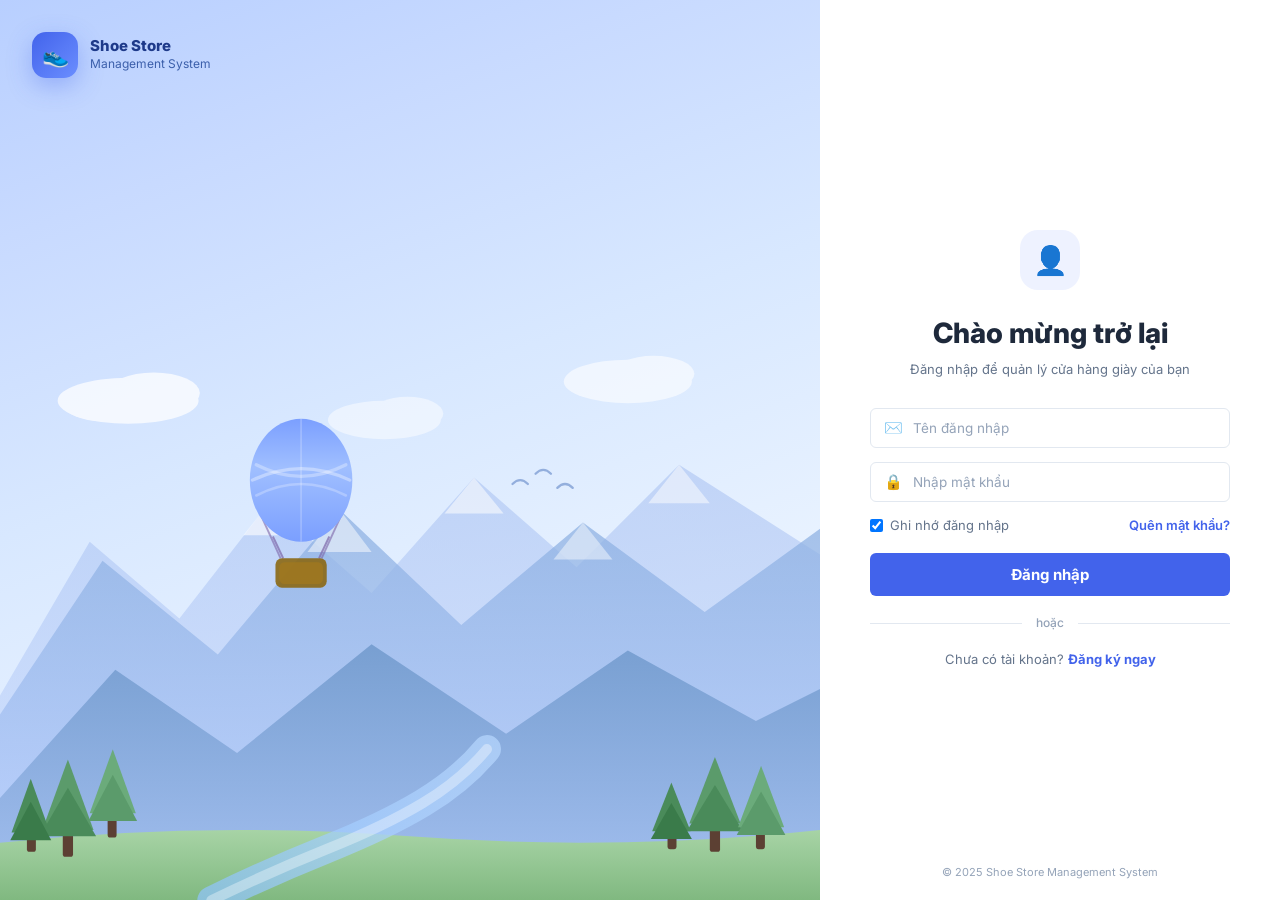
<file: frontend/HTML/cart.html>
<!DOCTYPE html>
<html lang="vi">
<head>
  <meta charset="UTF-8">
  <meta name="viewport" content="width=device-width, initial-scale=1.0">
  <meta name="description" content="Giỏ hàng - Shoe Store">
  <title>Giỏ hàng - Shoe Store</title>
  <link rel="preconnect" href="https://fonts.googleapis.com">
  <link rel="preconnect" href="https://fonts.gstatic.com" crossorigin>
  <link href="https://fonts.googleapis.com/css2?family=Inter:wght@300;400;500;600;700;800&display=swap" rel="stylesheet">
  <link rel="stylesheet" href="../css/style.css">
  <link rel="stylesheet" href="../css/shop.css">
</head>
<body>
<div class="app-layout">

  <!-- ═══ SIDEBAR ═══ -->
  <aside class="sidebar">
    <a href="shop.html" class="sidebar-logo">
      <div class="sidebar-logo-icon">👟</div>
      <div class="sidebar-logo-text">
        Shoe Store
        <small>Cửa hàng trực tuyến</small>
      </div>
    </a>

    <nav class="sidebar-nav">
      <div class="nav-section-label">Mua sắm</div>

      <a href="shop.html" class="nav-item" data-page="shop.html" id="nav-shop">
        <span class="nav-item-icon">🛍️</span>
        Cửa hàng
      </a>

      <a href="cart.html" class="nav-item active" data-page="cart.html" id="nav-cart">
        <span class="nav-item-icon">🛒</span>
        Giỏ hàng
      </a>

      <a href="my-orders.html" class="nav-item" data-page="my-orders.html" id="nav-my-orders">
        <span class="nav-item-icon">🧾</span>
        Đơn hàng của tôi
      </a>
    </nav>

    <div class="sidebar-footer">
      <div class="sidebar-user">
        <div class="sidebar-avatar" id="sidebarAvatar">A</div>
        <div class="sidebar-user-info">
          <div class="sidebar-user-name" id="sidebarUserName">User</div>
          <div class="sidebar-user-role" id="sidebarUserRole">ROLE</div>
        </div>
      </div>
    </div>
  </aside>

  <!-- ═══ HEADER ═══ -->
  <header class="app-header">
    <div class="header-title-area">
      <div class="header-page-title">Giỏ hàng</div>
      <div class="header-breadcrumb">Trang chủ › <span>Giỏ hàng</span></div>
    </div>

    <div class="header-actions" style="margin-left:auto;">
      <a href="cart.html" class="header-icon-btn cart-icon-btn" title="Giỏ hàng">
        🛒
        <span class="cart-badge" id="cartBadge" style="display:none;">0</span>
      </a>
      <div class="header-divider"></div>
      <div class="header-user">
        <div class="header-avatar" id="headerAvatar">A</div>
        <div class="header-user-info">
          <div class="header-user-name" id="headerUserName">User</div>
          <div class="header-user-role" id="headerUserRole">Role</div>
        </div>
      </div>
      <button class="btn-logout-header" id="logoutBtn">
        <span>🚪</span> Đăng xuất
      </button>
    </div>
  </header>

  <!-- ═══ MAIN ═══ -->
  <main class="app-main">
    <div class="page-header">
      <div class="page-header-left">
        <h1 class="page-title">Giỏ hàng của bạn</h1>
        <p class="page-subtitle">Kiểm tra lại sản phẩm trước khi đặt hàng</p>
      </div>
    </div>

    <div class="cart-layout" id="cartLayout">
      <!-- Cart items -->
      <div class="card">
        <div class="card-body" id="cartItemsWrap">
          <div class="table-empty"><div class="spinner dark"></div></div>
        </div>
      </div>

      <!-- Summary / Checkout -->
      <div class="cart-summary-box">
        <h3 style="font-size:14px;font-weight:700;margin-bottom:14px;">Thông tin đặt hàng</h3>

        <div id="voucherAppliedWrap"></div>

        <div class="voucher-apply-row">
          <input type="text" id="voucherCodeInput" class="form-input" placeholder="Nhập mã voucher" style="text-transform:uppercase;">
          <button type="button" class="btn btn-secondary" id="applyVoucherBtn">Áp dụng</button>
        </div>

        <div class="form-group">
          <label class="form-label">Địa chỉ giao hàng <span>*</span></label>
          <textarea id="shippingAddress" class="form-input" rows="2" placeholder="Số nhà, đường, phường/xã, quận/huyện, tỉnh/thành..."></textarea>
        </div>

        <div class="form-group">
          <label class="form-label">Phương thức thanh toán <span>*</span></label>
          <select id="paymentMethod" class="form-input">
            <option value="COD">Thanh toán khi nhận hàng (COD)</option>
            <option value="VNPAY">VNPAY</option>
          </select>
        </div>

        <div class="form-group">
          <label class="form-label">Ghi chú</label>
          <textarea id="orderNote" class="form-input" rows="2" placeholder="Ví dụ: giao giờ hành chính..."></textarea>
        </div>

        <div class="cart-summary-row">
          <span>Tạm tính</span>
          <strong id="sumSubtotal">0 ₫</strong>
        </div>
        <div class="cart-summary-row">
          <span>Giảm giá</span>
          <strong id="sumDiscount" style="color:var(--danger);">-0 ₫</strong>
        </div>
        <div class="cart-summary-total">
          <span>Tổng cộng</span>
          <span id="sumTotal">0 ₫</span>
        </div>

        <button type="button" class="btn btn-primary btn-block" id="placeOrderBtn" style="margin-top:16px;">
          ✅ Đặt hàng
        </button>
      </div>
    </div>
  </main>

</div>

<!-- ─── Toast ─── -->
<div class="toast-container" id="toastContainer"></div>

<script src="../js/api.js"></script>
<script src="../js/app.js"></script>
<script src="../js/cart-store.js"></script>
<script src="../js/cart.js"></script>
</body>
</html>
</file>
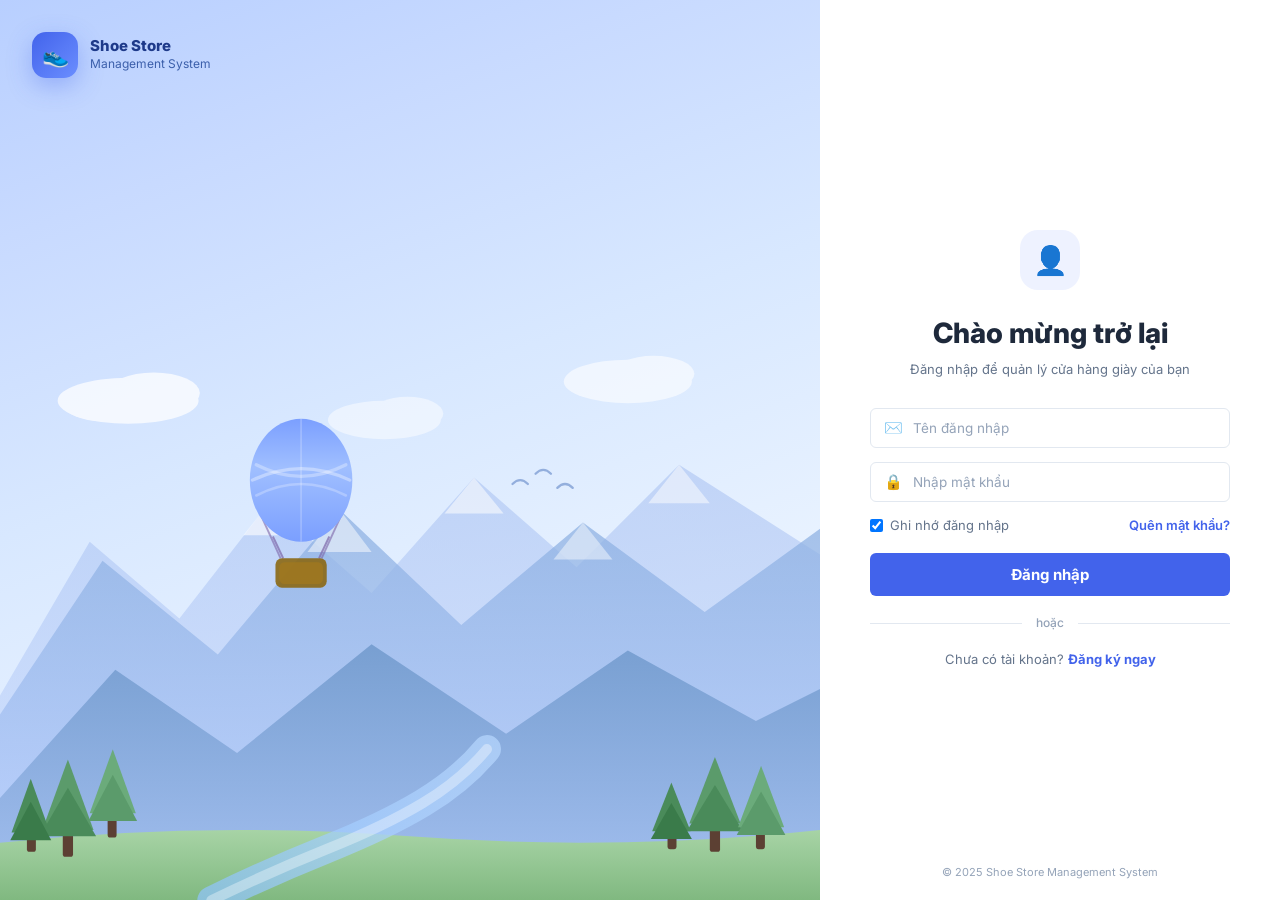
<file: frontend/HTML/customers.html>
<!DOCTYPE html>
<html lang="vi">
<head>
  <meta charset="UTF-8">
  <meta name="viewport" content="width=device-width, initial-scale=1.0">
  <meta name="description" content="Quản lý khách hàng - Shoe Store">
  <title>Khách hàng - Shoe Store</title>
  <link rel="preconnect" href="https://fonts.googleapis.com">
  <link rel="preconnect" href="https://fonts.gstatic.com" crossorigin>
  <link href="https://fonts.googleapis.com/css2?family=Inter:wght@300;400;500;600;700;800&display=swap" rel="stylesheet">
  <link rel="stylesheet" href="../css/style.css">
</head>
<body>
<div class="app-layout">

  <!-- ═══ SIDEBAR ═══ -->
  <aside class="sidebar">
    <a href="index.html" class="sidebar-logo">
      <div class="sidebar-logo-icon">👟</div>
      <div class="sidebar-logo-text">
        Shoe Store
        <small>Management System</small>
      </div>
    </a>

    <nav class="sidebar-nav">
      <div class="nav-section-label">Menu chính</div>

      <a href="index.html" class="nav-item" data-page="index.html" id="nav-dashboard">
        <span class="nav-item-icon">📊</span>
        Dashboard
      </a>

      <a href="products.html" class="nav-item" data-page="products.html" id="nav-products">
        <span class="nav-item-icon">📦</span>
        Sản phẩm
      </a>

      <a href="orders.html" class="nav-item" data-page="orders.html" id="nav-orders">
        <span class="nav-item-icon">🛒</span>
        Đơn hàng
      </a>

      <a href="customers.html" class="nav-item active" data-page="customers.html" id="nav-customers">
        <span class="nav-item-icon">👥</span>
        Khách hàng
      </a>

      <a href="vouchers.html" class="nav-item" data-page="vouchers.html" id="nav-vouchers">
        <span class="nav-item-icon">🎫</span>
        Voucher
      </a>

      <a href="reports.html" class="nav-item" data-page="reports.html" id="nav-reports">
        <span class="nav-item-icon">📈</span>
        Báo cáo
      </a>
    </nav>

    <div class="sidebar-footer">
      <div class="sidebar-user">
        <div class="sidebar-avatar" id="sidebarAvatar">A</div>
        <div class="sidebar-user-info">
          <div class="sidebar-user-name" id="sidebarUserName">User</div>
          <div class="sidebar-user-role" id="sidebarUserRole">ROLE</div>
        </div>
      </div>
    </div>
  </aside>

  <!-- ═══ HEADER ═══ -->
  <header class="app-header">
    <div class="header-title-area">
      <div class="header-page-title">Khách hàng</div>
      <div class="header-breadcrumb">Trang chủ › <span>Quản lý khách hàng</span></div>
    </div>

    <div class="header-search">
      <span class="header-search-icon">🔍</span>
      <input type="text" id="headerSearch" placeholder="Tìm kiếm..." aria-label="Tìm kiếm" disabled>
      <span class="header-shortcut">⌘ K</span>
    </div>

    <div class="header-actions">
      <div class="header-icon-btn" title="Thông báo">
        🔔
        <span class="notif-dot"></span>
      </div>
      <div class="header-divider"></div>
      <div class="header-user">
        <div class="header-avatar" id="headerAvatar">A</div>
        <div class="header-user-info">
          <div class="header-user-name" id="headerUserName">User</div>
          <div class="header-user-role" id="headerUserRole">Role</div>
        </div>
      </div>
      <button class="btn-logout-header" id="logoutBtn">
        <span>🚪</span> Đăng xuất
      </button>
    </div>
  </header>

  <!-- ═══ MAIN ═══ -->
  <main class="app-main">
    <div class="page-header">
      <div class="page-header-left">
        <h1 class="page-title">Quản lý khách hàng</h1>
        <p class="page-subtitle">Danh sách khách hàng và lịch sử mua hàng</p>
      </div>
    </div>

    <!-- Toolbar -->
    <div class="toolbar">
      <div class="toolbar-left">
        <div class="form-input-wrap has-icon" style="width:260px;">
          <span class="fi-icon">🔍</span>
          <input type="text" id="searchCustomer" class="form-input" placeholder="Tên, email, username...">
        </div>
      </div>
    </div>

    <!-- Table -->
    <div class="table-wrapper">
      <table class="data-table">
        <thead>
          <tr>
            <th style="width:60px;">ID</th>
            <th>Khách hàng</th>
            <th>Email</th>
            <th>Điện thoại</th>
            <th>Số đơn hàng</th>
            <th>Tổng chi tiêu</th>
            <th>Ngày tham gia</th>
            <th style="width:80px;">Chi tiết</th>
          </tr>
        </thead>
        <tbody id="customersTableBody">
          <tr>
            <td colspan="8" class="table-empty">
              <div class="spinner dark"></div>
              <p style="margin-top:10px;">Đang tải dữ liệu...</p>
            </td>
          </tr>
        </tbody>
      </table>
    </div>
  </main>

</div>

<!-- ─── Customer Detail Modal ─── -->
<div class="modal-overlay" id="customerModal">
  <div class="modal modal-lg">
    <div class="modal-header">
      <h2 class="modal-title">👤 Chi tiết khách hàng</h2>
      <button class="modal-close" id="modalClose">&times;</button>
    </div>

    <div class="modal-body">
      <div class="customer-detail-header">
        <div class="customer-avatar-lg" id="custDetailAvatar">A</div>
        <div>
          <div class="customer-detail-name" id="custDetailName">—</div>
          <div class="customer-detail-sub" id="custDetailEmail">—</div>
        </div>
      </div>

      <div class="customer-stats-row">
        <div class="customer-stat-box">
          <div class="customer-stat-label">Số đơn hàng</div>
          <div class="customer-stat-value" id="custDetailOrders">—</div>
        </div>
        <div class="customer-stat-box">
          <div class="customer-stat-label">Tổng chi tiêu</div>
          <div class="customer-stat-value" id="custDetailSpent">—</div>
        </div>
        <div class="customer-stat-box">
          <div class="customer-stat-label">Điện thoại</div>
          <div class="customer-stat-value" id="custDetailPhone">—</div>
        </div>
        <div class="customer-stat-box">
          <div class="customer-stat-label">Tham gia</div>
          <div class="customer-stat-value" id="custDetailJoined">—</div>
        </div>
      </div>

      <h3 class="report-panel-title" style="margin-top:20px;">Lịch sử đơn hàng</h3>
      <div class="table-container" style="box-shadow:none; border:1px solid var(--border);">
        <table class="data-table">
          <thead>
            <tr>
              <th style="width:60px;">Mã đơn</th>
              <th>Ngày đặt</th>
              <th>Tổng tiền</th>
              <th>Trạng thái</th>
            </tr>
          </thead>
          <tbody id="custOrdersBody">
            <tr><td colspan="4" class="table-empty"><div class="spinner dark"></div></td></tr>
          </tbody>
        </table>
      </div>
    </div>

    <div class="modal-footer">
      <button type="button" class="btn btn-secondary" id="closeDetailBtn">Đóng</button>
    </div>
  </div>
</div>

<!-- ─── Toast ─── -->
<div class="toast-container" id="toastContainer"></div>

<script src="../js/api.js"></script>
<script src="../js/app.js"></script>
<script src="../js/customers.js"></script>
</body>
</html>
</file>
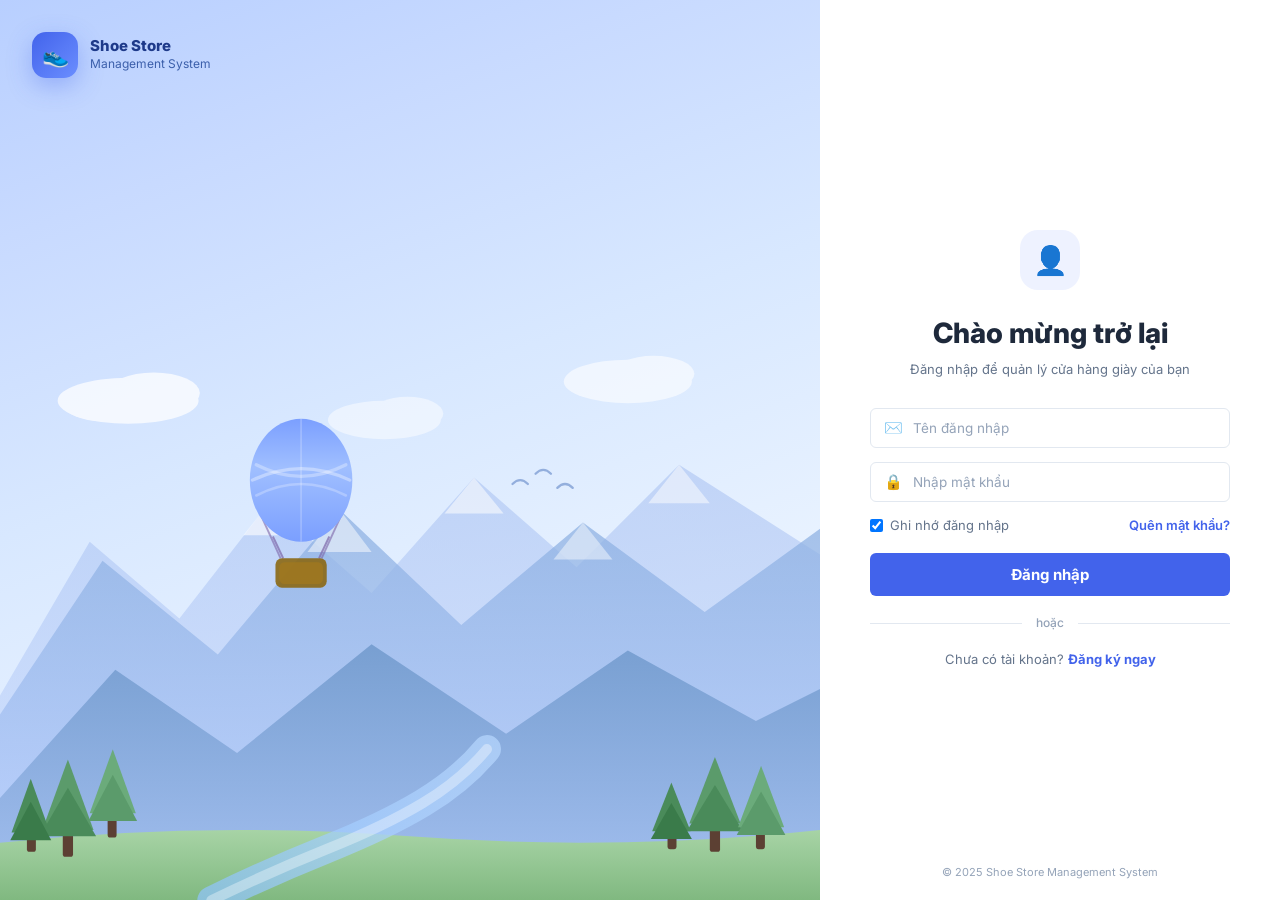
<file: frontend/HTML/login.html>
<!DOCTYPE html>
<html lang="vi">
<head>
  <meta charset="UTF-8">
  <meta name="viewport" content="width=device-width, initial-scale=1.0">
  <meta name="description" content="Đăng nhập - Shoe Store Management">
  <title>Đăng nhập - Shoe Store</title>
  <link rel="preconnect" href="https://fonts.googleapis.com">
  <link rel="preconnect" href="https://fonts.gstatic.com" crossorigin>
  <link href="https://fonts.googleapis.com/css2?family=Inter:wght@300;400;500;600;700;800&display=swap" rel="stylesheet">
  <link rel="stylesheet" href="../css/style.css">
</head>
<body>
<div class="auth-layout">

  <!-- ─── Left Illustration ─── -->
  <div class="auth-illustration">
    <!-- Logo header -->
    <div class="auth-logo-header">
      <div class="auth-logo-icon-wrap">👟</div>
      <div>
        <div class="auth-logo-title">Shoe Store</div>
        <div class="auth-logo-sub">Management System</div>
      </div>
    </div>

    <!-- SVG Illustration -->
    <div class="auth-svg-wrap">
      <svg viewBox="0 0 640 460" fill="none" xmlns="http://www.w3.org/2000/svg" style="width:100%;display:block;">
        <defs>
          <linearGradient id="mtnA" x1="0" y1="0" x2="0" y2="1"><stop offset="0%" stop-color="#A5BEF0"/><stop offset="100%" stop-color="#C5D8FF"/></linearGradient>
          <linearGradient id="mtnB" x1="0" y1="0" x2="0" y2="1"><stop offset="0%" stop-color="#8AAEE0"/><stop offset="100%" stop-color="#B5CCFF"/></linearGradient>
          <linearGradient id="mtnC" x1="0" y1="0" x2="0" y2="1"><stop offset="0%" stop-color="#7099CC"/><stop offset="100%" stop-color="#A0BDEE"/></linearGradient>
          <linearGradient id="gnd" x1="0" y1="0" x2="0" y2="1"><stop offset="0%" stop-color="#A8D5A2"/><stop offset="100%" stop-color="#7EB87A"/></linearGradient>
          <linearGradient id="rvr" x1="0" y1="0" x2="1" y2="0"><stop offset="0%" stop-color="#90C4FF"/><stop offset="100%" stop-color="#B8D8FF"/></linearGradient>
          <linearGradient id="bal" x1="0" y1="0" x2="0" y2="1"><stop offset="0%" stop-color="#7B9FFF"/><stop offset="40%" stop-color="#A0BFFF"/><stop offset="100%" stop-color="#7B9FFF"/></linearGradient>
        </defs>

        <!-- Far mountains -->
        <path d="M0 300 L70 180 L140 240 L210 150 L290 220 L370 130 L450 200 L530 120 L640 190 L640 460 L0 460Z" fill="url(#mtnA)" opacity="0.55"/>
        <!-- Snow caps -->
        <path d="M210 150 L230 175 L190 175Z" fill="white" opacity="0.6"/>
        <path d="M370 130 L393 158 L347 158Z" fill="white" opacity="0.55"/>
        <path d="M530 120 L554 150 L506 150Z" fill="white" opacity="0.5"/>

        <!-- Mid mountains -->
        <path d="M-10 330 L80 195 L170 268 L265 155 L360 245 L455 165 L550 235 L640 170 L640 460 L-10 460Z" fill="url(#mtnB)" opacity="0.72"/>
        <!-- Snow on mid -->
        <path d="M265 155 L290 188 L240 188Z" fill="white" opacity="0.5"/>
        <path d="M455 165 L478 194 L432 194Z" fill="white" opacity="0.45"/>

        <!-- Close hills -->
        <path d="M0 380 L90 280 L185 345 L290 260 L395 330 L490 265 L590 320 L640 295 L640 460 L0 460Z" fill="url(#mtnC)" opacity="0.85"/>

        <!-- Ground -->
        <path d="M0 415 Q160 398 320 410 Q480 422 640 405 L640 460 L0 460Z" fill="url(#gnd)" opacity="0.95"/>

        <!-- River -->
        <path d="M165 460 Q210 438 255 420 Q300 402 330 384 Q360 366 380 342" stroke="url(#rvr)" stroke-width="22" fill="none" stroke-linecap="round" opacity="0.7"/>
        <path d="M165 460 Q210 438 255 420 Q300 402 330 384 Q360 366 380 342" stroke="white" stroke-width="8" fill="none" stroke-linecap="round" opacity="0.35"/>

        <!-- Trees left -->
        <g transform="translate(35,350)">
          <rect x="14" y="54" width="8" height="22" fill="#5C4033" rx="2"/>
          <polygon points="18,0 -2,55 38,55" fill="#5B9B6B"/>
          <polygon points="18,22 -4,60 40,60" fill="#4A8B5A"/>
        </g>
        <g transform="translate(72,342)">
          <rect x="12" y="49" width="7" height="20" fill="#5C4033" rx="2"/>
          <polygon points="16,0 -2,50 34,50" fill="#6BAB7B"/>
          <polygon points="16,20 -3,56 35,56" fill="#5B9B6B"/>
        </g>
        <g transform="translate(10,365)">
          <rect x="11" y="42" width="7" height="15" fill="#5C4033" rx="2"/>
          <polygon points="14,0 -1,42 29,42" fill="#4A8B5A"/>
          <polygon points="14,18 -2,48 30,48" fill="#3A7B4A"/>
        </g>

        <!-- Trees right -->
        <g transform="translate(540,348)">
          <rect x="14" y="52" width="8" height="22" fill="#5C4033" rx="2"/>
          <polygon points="18,0 -2,52 38,52" fill="#5B9B6B"/>
          <polygon points="18,22 -4,58 40,58" fill="#4A8B5A"/>
        </g>
        <g transform="translate(578,355)">
          <rect x="12" y="47" width="7" height="18" fill="#5C4033" rx="2"/>
          <polygon points="16,0 -2,48 34,48" fill="#6BAB7B"/>
          <polygon points="16,20 -3,54 35,54" fill="#5B9B6B"/>
        </g>
        <g transform="translate(510,368)">
          <rect x="11" y="38" width="7" height="14" fill="#5C4033" rx="2"/>
          <polygon points="14,0 -1,38 29,38" fill="#4A8B5A"/>
          <polygon points="14,16 -2,44 30,44" fill="#3A7B4A"/>
        </g>

        <!-- Hot air balloon (animated) -->
        <g class="float-anim" transform="translate(195,80)">
          <!-- Rope lines -->
          <line x1="18" y1="96" x2="26" y2="113" stroke="#7C65A8" stroke-width="1.5" opacity="0.7"/>
          <line x1="62" y1="96" x2="54" y2="113" stroke="#7C65A8" stroke-width="1.5" opacity="0.7"/>
          <line x1="8"  y1="78" x2="24" y2="113" stroke="#7C65A8" stroke-width="1.5" opacity="0.6"/>
          <line x1="72" y1="78" x2="56" y2="113" stroke="#7C65A8" stroke-width="1.5" opacity="0.6"/>
          <!-- Basket -->
          <rect x="20" y="113" width="40" height="23" rx="5" fill="#8B6914" opacity="0.9"/>
          <rect x="23" y="116" width="34" height="17" rx="4" fill="#A07820" opacity="0.8"/>
          <!-- Balloon body -->
          <ellipse cx="40" cy="52" rx="40" ry="48" fill="url(#bal)"/>
          <!-- Stripe accents -->
          <path d="M2 52 Q40 34 78 52" stroke="white" stroke-width="2.5" fill="none" opacity="0.35" stroke-linecap="round"/>
          <path d="M5 64 Q40 46 75 64" stroke="white" stroke-width="2"   fill="none" opacity="0.25" stroke-linecap="round"/>
          <path d="M5 40 Q40 58 75 40" stroke="white" stroke-width="2.5" fill="none" opacity="0.3"  stroke-linecap="round"/>
          <!-- Center line -->
          <line x1="40" y1="4" x2="40" y2="100" stroke="white" stroke-width="1.5" opacity="0.2"/>
        </g>

        <!-- Clouds -->
        <g opacity="0.75">
          <ellipse cx="100" cy="70"  rx="55" ry="18" fill="white"/>
          <ellipse cx="120" cy="64"  rx="36" ry="16" fill="white"/>
          <ellipse cx="80"  cy="73"  rx="30" ry="13" fill="white"/>
        </g>
        <g opacity="0.6">
          <ellipse cx="490" cy="55"  rx="50" ry="17" fill="white"/>
          <ellipse cx="510" cy="49"  rx="32" ry="14" fill="white"/>
        </g>
        <g opacity="0.5">
          <ellipse cx="300" cy="85"  rx="44" ry="15" fill="white"/>
          <ellipse cx="318" cy="80"  rx="28" ry="13" fill="white"/>
        </g>

        <!-- Birds -->
        <g stroke="#6B8ECC" stroke-width="1.8" stroke-linecap="round" fill="none" opacity="0.65">
          <path d="M400 135 Q406 129 412 135"/>
          <path d="M418 127 Q424 121 430 127"/>
          <path d="M435 138 Q441 132 447 138"/>
        </g>
      </svg>
    </div>
  </div>

  <!-- ─── Right Form Panel ─── -->
  <div class="auth-panel">
    <div class="auth-form-wrap">
      <div class="auth-user-icon">👤</div>
      <h1 class="auth-title">Chào mừng trở lại</h1>
      <p class="auth-subtitle">Đăng nhập để quản lý cửa hàng giày của bạn</p>

      <div id="loginAlert" class="alert"></div>

      <form id="loginForm">
        <div class="auth-input-wrap">
          <span class="auth-input-icon">✉️</span>
          <input type="text" id="loginUsername" class="form-input-auth"
                 placeholder="Tên đăng nhập" required autocomplete="username">
        </div>

        <div class="auth-input-wrap">
          <span class="auth-input-icon">🔒</span>
          <input type="password" id="loginPassword" class="form-input-auth"
                 placeholder="Nhập mật khẩu" required autocomplete="current-password">
        </div>

        <div class="auth-remember">
          <label>
            <input type="checkbox" checked>
            Ghi nhớ đăng nhập
          </label>
          <a href="#">Quên mật khẩu?</a>
        </div>

        <button type="submit" class="btn-auth" id="loginSubmitBtn">Đăng nhập</button>
      </form>

      <div class="auth-divider"><span>hoặc</span></div>

      <div class="auth-footer-link">
        Chưa có tài khoản? <a href="register.html">Đăng ký ngay</a>
      </div>
    </div>

    <div class="auth-copyright">© 2025 Shoe Store Management System</div>
  </div>

</div>

<script src="../js/api.js"></script>
<script src="../js/app.js"></script>
<script src="../js/auth.js"></script>
</body>
</html>
</file>
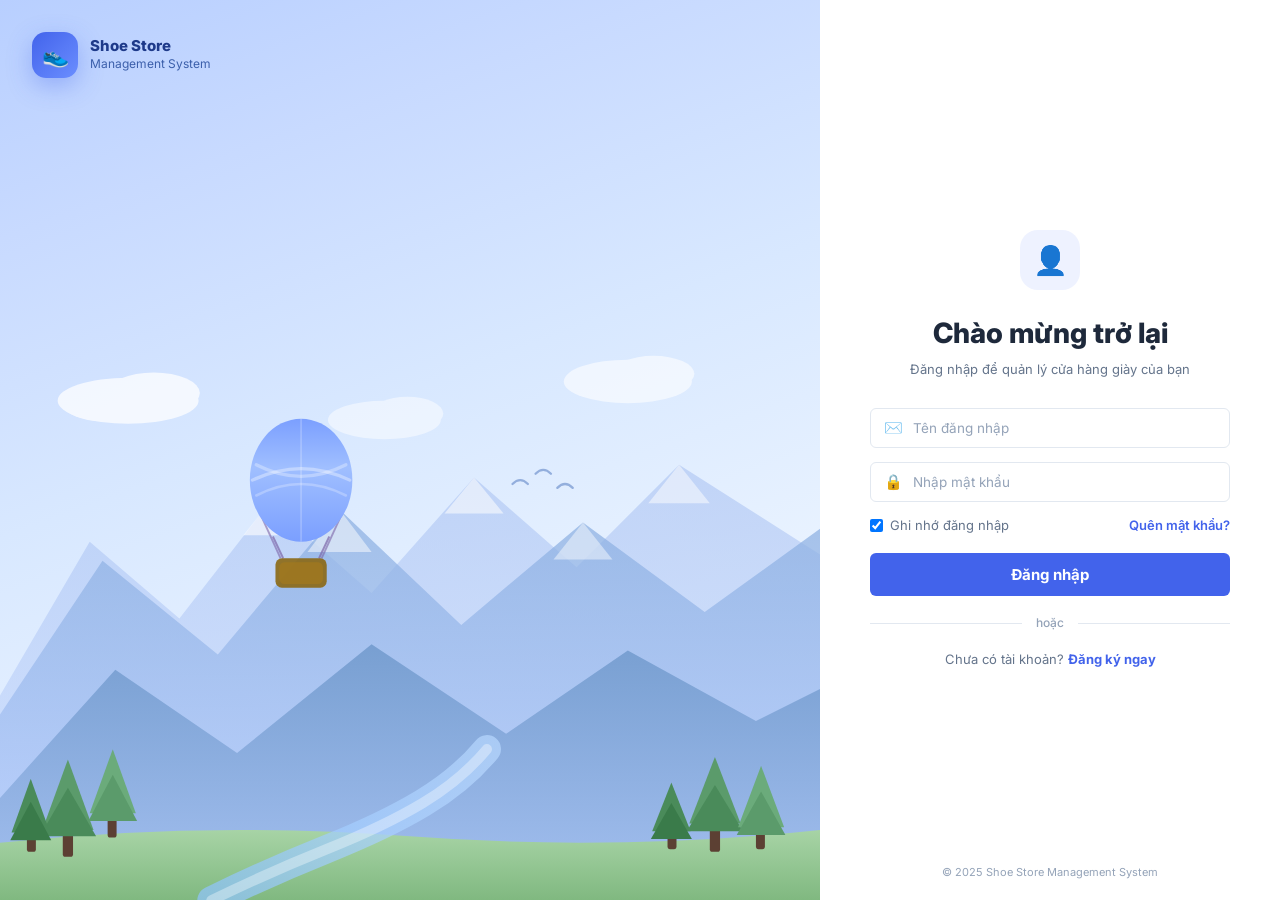
<file: frontend/HTML/my-orders.html>
<!DOCTYPE html>
<html lang="vi">
<head>
  <meta charset="UTF-8">
  <meta name="viewport" content="width=device-width, initial-scale=1.0">
  <meta name="description" content="Đơn hàng của tôi - Shoe Store">
  <title>Đơn hàng của tôi - Shoe Store</title>
  <link rel="preconnect" href="https://fonts.googleapis.com">
  <link rel="preconnect" href="https://fonts.gstatic.com" crossorigin>
  <link href="https://fonts.googleapis.com/css2?family=Inter:wght@300;400;500;600;700;800&display=swap" rel="stylesheet">
  <link rel="stylesheet" href="../css/style.css">
  <link rel="stylesheet" href="../css/shop.css">
</head>
<body>
<div class="app-layout">

  <!-- ═══ SIDEBAR ═══ -->
  <aside class="sidebar">
    <a href="shop.html" class="sidebar-logo">
      <div class="sidebar-logo-icon">👟</div>
      <div class="sidebar-logo-text">
        Shoe Store
        <small>Cửa hàng trực tuyến</small>
      </div>
    </a>

    <nav class="sidebar-nav">
      <div class="nav-section-label">Mua sắm</div>

      <a href="shop.html" class="nav-item" data-page="shop.html" id="nav-shop">
        <span class="nav-item-icon">🛍️</span>
        Cửa hàng
      </a>

      <a href="cart.html" class="nav-item" data-page="cart.html" id="nav-cart">
        <span class="nav-item-icon">🛒</span>
        Giỏ hàng
      </a>

      <a href="my-orders.html" class="nav-item active" data-page="my-orders.html" id="nav-my-orders">
        <span class="nav-item-icon">🧾</span>
        Đơn hàng của tôi
      </a>
    </nav>

    <div class="sidebar-footer">
      <div class="sidebar-user">
        <div class="sidebar-avatar" id="sidebarAvatar">A</div>
        <div class="sidebar-user-info">
          <div class="sidebar-user-name" id="sidebarUserName">User</div>
          <div class="sidebar-user-role" id="sidebarUserRole">ROLE</div>
        </div>
      </div>
    </div>
  </aside>

  <!-- ═══ HEADER ═══ -->
  <header class="app-header">
    <div class="header-title-area">
      <div class="header-page-title">Đơn hàng của tôi</div>
      <div class="header-breadcrumb">Trang chủ › <span>Đơn hàng của tôi</span></div>
    </div>

    <div class="header-actions" style="margin-left:auto;">
      <a href="cart.html" class="header-icon-btn cart-icon-btn" title="Giỏ hàng">
        🛒
        <span class="cart-badge" id="cartBadge" style="display:none;">0</span>
      </a>
      <div class="header-divider"></div>
      <div class="header-user">
        <div class="header-avatar" id="headerAvatar">A</div>
        <div class="header-user-info">
          <div class="header-user-name" id="headerUserName">User</div>
          <div class="header-user-role" id="headerUserRole">Role</div>
        </div>
      </div>
      <button class="btn-logout-header" id="logoutBtn">
        <span>🚪</span> Đăng xuất
      </button>
    </div>
  </header>

  <!-- ═══ MAIN ═══ -->
  <main class="app-main">
    <div class="page-header">
      <div class="page-header-left">
        <h1 class="page-title">Đơn hàng của tôi</h1>
        <p class="page-subtitle">Theo dõi trạng thái các đơn hàng đã đặt</p>
      </div>
    </div>

    <div class="table-wrapper">
      <table class="data-table">
        <thead>
          <tr>
            <th style="width:70px;">Mã đơn</th>
            <th>Ngày đặt</th>
            <th>Tổng tiền</th>
            <th>Thanh toán</th>
            <th>Trạng thái</th>
            <th style="width:80px;">Chi tiết</th>
          </tr>
        </thead>
        <tbody id="myOrdersTableBody">
          <tr>
            <td colspan="6" class="table-empty">
              <div class="spinner dark"></div>
              <p style="margin-top:10px;">Đang tải dữ liệu...</p>
            </td>
          </tr>
        </tbody>
      </table>
    </div>
  </main>

</div>

<!-- ─── Order Detail Modal ─── -->
<div class="modal-overlay" id="orderModal">
  <div class="modal modal-lg">
    <div class="modal-header">
      <h2 class="modal-title" id="orderModalTitle">🧾 Chi tiết đơn hàng</h2>
      <button class="modal-close" id="modalClose">&times;</button>
    </div>

    <div class="modal-body" id="orderModalBody">
      <div class="table-empty"><div class="spinner dark"></div></div>
    </div>

    <div class="modal-footer" id="orderModalFooter">
      <button type="button" class="btn btn-secondary" id="closeDetailBtn">Đóng</button>
    </div>
  </div>
</div>

<!-- ─── Toast ─── -->
<div class="toast-container" id="toastContainer"></div>

<script src="../js/api.js"></script>
<script src="../js/app.js"></script>
<script src="../js/cart-store.js"></script>
<script src="../js/my-orders.js"></script>
</body>
</html>
</file>
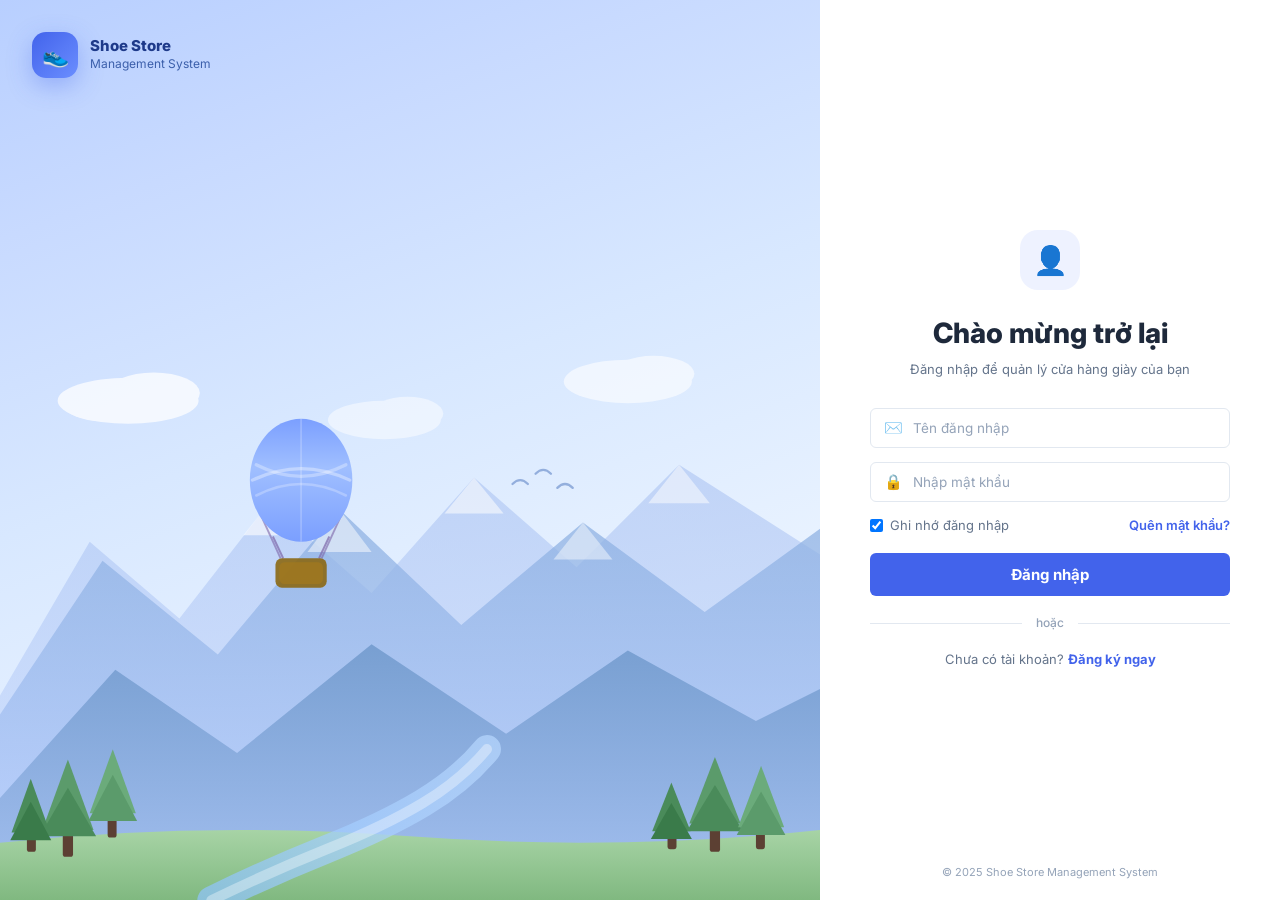
<file: frontend/HTML/orders.html>
<!DOCTYPE html>
<html lang="vi">
<head>
  <meta charset="UTF-8">
  <meta name="viewport" content="width=device-width, initial-scale=1.0">
  <meta name="description" content="Quản lý đơn hàng - Shoe Store">
  <title>Đơn hàng - Shoe Store</title>
  <link rel="preconnect" href="https://fonts.googleapis.com">
  <link rel="preconnect" href="https://fonts.gstatic.com" crossorigin>
  <link href="https://fonts.googleapis.com/css2?family=Inter:wght@300;400;500;600;700;800&display=swap" rel="stylesheet">
  <link rel="stylesheet" href="../css/style.css">
</head>
<body>
<div class="app-layout">

  <!-- ═══ SIDEBAR ═══ -->
  <aside class="sidebar">
    <a href="index.html" class="sidebar-logo">
      <div class="sidebar-logo-icon">👟</div>
      <div class="sidebar-logo-text">
        Shoe Store
        <small>Management System</small>
      </div>
    </a>

    <nav class="sidebar-nav">
      <div class="nav-section-label">Menu chính</div>

      <a href="index.html" class="nav-item" data-page="index.html" id="nav-dashboard">
        <span class="nav-item-icon">📊</span>
        Dashboard
      </a>

      <a href="products.html" class="nav-item" data-page="products.html" id="nav-products">
        <span class="nav-item-icon">📦</span>
        Sản phẩm
      </a>

      <a href="orders.html" class="nav-item active" data-page="orders.html" id="nav-orders">
        <span class="nav-item-icon">🛒</span>
        Đơn hàng
      </a>

      <a href="customers.html" class="nav-item" data-page="customers.html" id="nav-customers">
        <span class="nav-item-icon">👥</span>
        Khách hàng
      </a>

      <a href="vouchers.html" class="nav-item" data-page="vouchers.html" id="nav-vouchers">
        <span class="nav-item-icon">🎫</span>
        Voucher
      </a>

      <a href="reports.html" class="nav-item" data-page="reports.html" id="nav-reports">
        <span class="nav-item-icon">📈</span>
        Báo cáo
      </a>
    </nav>

    <div class="sidebar-footer">
      <div class="sidebar-user">
        <div class="sidebar-avatar" id="sidebarAvatar">A</div>
        <div class="sidebar-user-info">
          <div class="sidebar-user-name" id="sidebarUserName">User</div>
          <div class="sidebar-user-role" id="sidebarUserRole">ROLE</div>
        </div>
      </div>
    </div>
  </aside>

  <!-- ═══ HEADER ═══ -->
  <header class="app-header">
    <div class="header-title-area">
      <div class="header-page-title">Đơn hàng</div>
      <div class="header-breadcrumb">Trang chủ › <span>Quản lý đơn hàng</span></div>
    </div>

    <div class="header-search">
      <span class="header-search-icon">🔍</span>
      <input type="text" id="headerSearch" placeholder="Tìm kiếm..." aria-label="Tìm kiếm" disabled>
      <span class="header-shortcut">⌘ K</span>
    </div>

    <div class="header-actions">
      <div class="header-icon-btn" title="Thông báo">
        🔔
        <span class="notif-dot"></span>
      </div>
      <div class="header-divider"></div>
      <div class="header-user">
        <div class="header-avatar" id="headerAvatar">A</div>
        <div class="header-user-info">
          <div class="header-user-name" id="headerUserName">User</div>
          <div class="header-user-role" id="headerUserRole">Role</div>
        </div>
      </div>
      <button class="btn-logout-header" id="logoutBtn">
        <span>🚪</span> Đăng xuất
      </button>
    </div>
  </header>

  <!-- ═══ MAIN ═══ -->
  <main class="app-main">
    <div class="page-header">
      <div class="page-header-left">
        <h1 class="page-title">Quản lý đơn hàng</h1>
        <p class="page-subtitle">Theo dõi và xử lý đơn hàng của khách</p>
      </div>
    </div>

    <!-- Status Tabs -->
    <div class="order-tabs" id="orderTabs">
      <button class="order-tab active" data-status="ALL">Tất cả</button>
      <button class="order-tab" data-status="PENDING">Chờ xử lý</button>
      <button class="order-tab" data-status="CONFIRMED">Đã xác nhận</button>
      <button class="order-tab" data-status="SHIPPING">Đang giao</button>
      <button class="order-tab" data-status="COMPLETED">Hoàn thành</button>
      <button class="order-tab" data-status="CANCELLED">Đã hủy</button>
    </div>

    <!-- Table -->
    <div class="table-wrapper">
      <table class="data-table">
        <thead>
          <tr>
            <th style="width:70px;">Mã đơn</th>
            <th>Khách hàng</th>
            <th>Ngày đặt</th>
            <th>Tổng tiền</th>
            <th>Thanh toán</th>
            <th>Trạng thái</th>
            <th style="width:80px;">Chi tiết</th>
          </tr>
        </thead>
        <tbody id="ordersTableBody">
          <tr>
            <td colspan="7" class="table-empty">
              <div class="spinner dark"></div>
              <p style="margin-top:10px;">Đang tải dữ liệu...</p>
            </td>
          </tr>
        </tbody>
      </table>
    </div>
  </main>

</div>

<!-- ─── Order Detail Modal ─── -->
<div class="modal-overlay" id="orderModal">
  <div class="modal modal-lg">
    <div class="modal-header">
      <h2 class="modal-title" id="orderModalTitle">🧾 Chi tiết đơn hàng</h2>
      <button class="modal-close" id="modalClose">&times;</button>
    </div>

    <div class="modal-body" id="orderModalBody">
      <div class="table-empty"><div class="spinner dark"></div></div>
    </div>

    <div class="modal-footer" id="orderModalFooter">
      <button type="button" class="btn btn-secondary" id="closeDetailBtn">Đóng</button>
    </div>
  </div>
</div>

<!-- ─── Toast ─── -->
<div class="toast-container" id="toastContainer"></div>

<script src="../js/api.js"></script>
<script src="../js/app.js"></script>
<script src="../js/orders.js"></script>
</body>
</html>
</file>
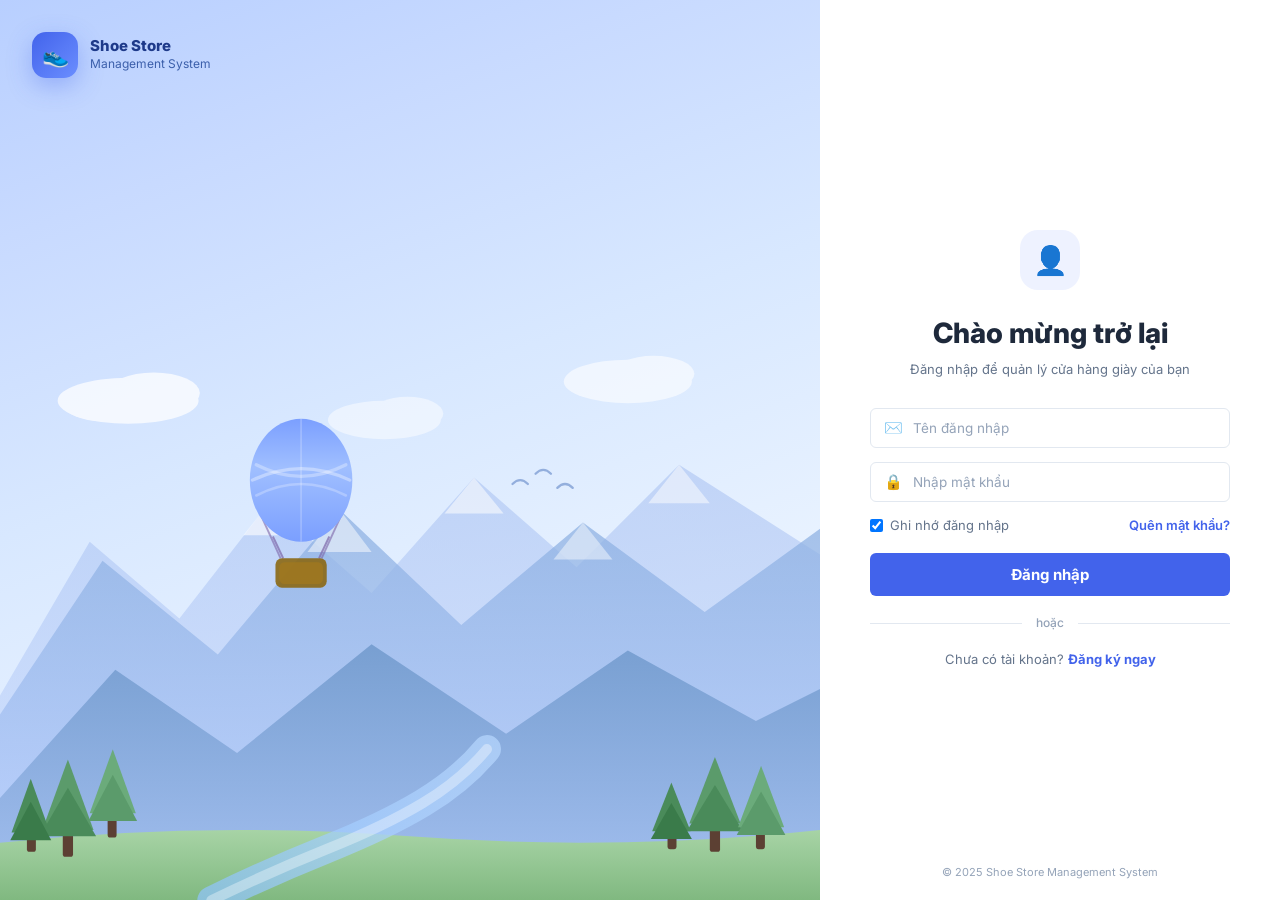
<file: frontend/HTML/products.html>
Products · HTML
<!DOCTYPE html>
<html lang="vi">
<head>
  <meta charset="UTF-8">
  <meta name="viewport" content="width=device-width, initial-scale=1.0">
  <meta name="description" content="Quản lý sản phẩm - Shoe Store">
  <title>Sản phẩm - Shoe Store</title>
  <link rel="preconnect" href="https://fonts.googleapis.com">
  <link rel="preconnect" href="https://fonts.gstatic.com" crossorigin>
  <link href="https://fonts.googleapis.com/css2?family=Inter:wght@300;400;500;600;700;800&display=swap" rel="stylesheet">
  <link rel="stylesheet" href="../css/style.css">
</head>
<body>
<div class="app-layout">

  <!-- ═══ SIDEBAR ═══ -->
  <aside class="sidebar">
    <a href="index.html" class="sidebar-logo">
      <div class="sidebar-logo-icon">👟</div>
      <div class="sidebar-logo-text">
        Shoe Store
        <small>Management System</small>
      </div>
    </a>

    <nav class="sidebar-nav">
      <div class="nav-section-label">Menu chính</div>

      <a href="index.html" class="nav-item" data-page="index.html" id="nav-dashboard">
        <span class="nav-item-icon">📊</span>
        Dashboard
      </a>

      <a href="products.html" class="nav-item active" data-page="products.html" id="nav-products">
        <span class="nav-item-icon">📦</span>
        Sản phẩm
      </a>

      <a href="orders.html" class="nav-item" data-page="orders.html" id="nav-orders">
        <span class="nav-item-icon">🛒</span>
        Đơn hàng
      </a>

      <a href="customers.html" class="nav-item" data-page="customers.html" id="nav-customers">
        <span class="nav-item-icon">👥</span>
        Khách hàng
      </a>

      <a href="vouchers.html" class="nav-item" data-page="vouchers.html" id="nav-vouchers">
        <span class="nav-item-icon">🎫</span>
        Voucher
      </a>

      <a href="reports.html" class="nav-item" data-page="reports.html" id="nav-reports">
        <span class="nav-item-icon">📈</span>
        Báo cáo
      </a>
    </nav>

    <div class="sidebar-footer">
      <div class="sidebar-user">
        <div class="sidebar-avatar" id="sidebarAvatar">A</div>
        <div class="sidebar-user-info">
          <div class="sidebar-user-name" id="sidebarUserName">User</div>
          <div class="sidebar-user-role" id="sidebarUserRole">ROLE</div>
        </div>
      </div>
    </div>
  </aside>

  <!-- ═══ HEADER ═══ -->
  <header class="app-header">
    <div class="header-title-area">
      <div class="header-page-title">Sản phẩm</div>
      <div class="header-breadcrumb">Trang chủ › <span>Quản lý sản phẩm</span></div>
    </div>

    <div class="header-search">
      <span class="header-search-icon">🔍</span>
      <!-- [FIXED] Thêm id="headerSearch" và aria-label — trước đó input không có id, không thể select bằng JS -->
      <input type="text" id="headerSearch" placeholder="Tìm kiếm sản phẩm, danh mục..." aria-label="Tìm kiếm">
      <span class="header-shortcut">⌘ K</span>
    </div>

    <div class="header-actions">
      <div class="header-icon-btn" title="Thông báo">
        🔔
        <span class="notif-dot"></span>
      </div>
      <div class="header-divider"></div>
      <div class="header-user">
        <div class="header-avatar" id="headerAvatar">A</div>
        <div class="header-user-info">
          <div class="header-user-name" id="headerUserName">User</div>
          <div class="header-user-role" id="headerUserRole">Role</div>
        </div>
      </div>
      <button class="btn-logout-header" id="logoutBtn">
        <span>🚪</span> Đăng xuất
      </button>
    </div>
  </header>

  <!-- ═══ MAIN ═══ -->
  <main class="app-main">
    <div class="page-header">
      <div class="page-header-left">
        <h1 class="page-title">Quản lý sản phẩm</h1>
        <p class="page-subtitle">Thêm, sửa, xóa và tìm kiếm sản phẩm trong cửa hàng</p>
      </div>
      <button id="addProductBtn" class="btn btn-primary">
        ➕ Thêm sản phẩm
      </button>
    </div>

    <!-- Toolbar -->
    <div class="toolbar">
      <div class="toolbar-left">
        <div class="form-input-wrap has-icon" style="width:220px;">
          <span class="fi-icon">🔍</span>
          <input type="text" id="searchKeyword" class="form-input" placeholder="Tên sản phẩm...">
        </div>
        <div class="form-input-wrap has-icon" style="width:170px;">
          <span class="fi-icon">🎨</span>
          <input type="text" id="searchCategory" class="form-input" placeholder="Danh mục...">
        </div>
        <div class="form-input-wrap has-icon" style="width:170px;">
          <span class="fi-icon">🏷️</span>
          <input type="text" id="searchBrand" class="form-input" placeholder="Thương hiệu...">
        </div>
        <button id="searchBtn" class="btn btn-secondary">🔍 Tìm kiếm</button>
      </div>
    </div>

    <!-- Table -->
    <div class="table-wrapper">
      <table class="data-table">
        <thead>
        <tr>
          <th style="width:60px;">ID</th>
          <th style="width:64px;">Ảnh</th>
          <th>Tên sản phẩm</th>
          <th>Thương hiệu</th>
          <th>Danh mục</th>
          <th>Giá</th>
          <th>Kho</th>
          <th>Size</th>
          <th>Màu</th>
          <th style="width:90px;">Thao tác</th>
        </tr>
        </thead>
        <tbody id="productsTableBody">
        <tr>
          <td colspan="10" class="table-empty">
            <div class="spinner dark"></div>
            <p style="margin-top:10px;">Đang tải dữ liệu...</p>
          </td>
        </tr>
        </tbody>
      </table>
    </div>
  </main>

</div>

<!-- ─── Product Modal ─── -->
<div class="modal-overlay" id="productModal">
  <div class="modal">
    <div class="modal-header">
      <h2 class="modal-title" id="modalTitle">Thêm sản phẩm</h2>
      <button class="modal-close" id="modalClose">&times;</button>
    </div>

    <form id="productForm">
      <div class="modal-body">
        <div class="form-group">
          <label class="form-label">Tên sản phẩm <span>*</span></label>
          <input type="text" id="productName" class="form-input"
                 placeholder="Nhập tên sản phẩm" required maxlength="200">
        </div>

        <div class="form-group">
          <label class="form-label">Mô tả</label>
          <textarea id="productDesc" class="form-input"
                    placeholder="Mô tả sản phẩm..." rows="3"></textarea>
        </div>

        <div class="form-row">
          <div class="form-group">
            <label class="form-label">Giá (VNĐ) <span>*</span></label>
            <input type="number" id="productPrice" class="form-input"
                   placeholder="0" required min="0" step="1000">
          </div>
          <div class="form-group">
            <label class="form-label">Số lượng <span>*</span></label>
            <input type="number" id="productQty" class="form-input"
                   placeholder="0" required min="0">
          </div>
        </div>

        <div class="form-row">
          <div class="form-group">
            <label class="form-label">Thương hiệu</label>
            <input type="text" id="productBrand" class="form-input"
                   placeholder="Nike, Adidas...">
          </div>
          <div class="form-group">
            <label class="form-label">Danh mục</label>
            <input type="text" id="productCategory" class="form-input"
                   placeholder="Giày thể thao...">
          </div>
        </div>

        <div class="form-row">
          <div class="form-group">
            <label class="form-label">Màu sắc <span>*</span></label>
            <input type="text" id="productColor" class="form-input"
                   placeholder="Đen, Trắng..." required>
          </div>
          <div class="form-group">
            <label class="form-label">Size <span>*</span></label>
            <input type="text" id="productSize" class="form-input"
                   placeholder="40, 41, 42..." required>
          </div>
        </div>
        <p class="text-muted" style="font-size:12px;margin-top:-8px;margin-bottom:14px;">
          Size &amp; màu sẽ được dùng để tạo biến thể cho khách chọn khi mua hàng — bỏ trống thì khách sẽ không thêm được sản phẩm vào giỏ.
        </p>

        <div class="form-group">
          <label class="form-label">URL Hình ảnh</label>
          <input type="text" id="productImageUrl" class="form-input"
                 placeholder="https://example.com/image.jpg">
        </div>
      </div>

      <div class="modal-footer">
        <button type="button" class="btn btn-secondary" id="cancelBtn">Hủy</button>
        <button type="submit" class="btn btn-primary">💾 Lưu sản phẩm</button>
      </div>
    </form>
  </div>
</div>

<!-- ─── Image Lightbox ─── -->
<div class="lightbox-overlay" id="imageLightbox">
  <button class="lightbox-close" id="lightboxClose">&times;</button>
  <div class="lightbox-content">
    <img id="lightboxImg" src="" alt="Ảnh sản phẩm">
    <p class="lightbox-caption" id="lightboxCaption"></p>
  </div>
</div>

<!-- ─── Toast ─── -->
<div class="toast-container" id="toastContainer"></div>

<script src="../js/api.js"></script>
<script src="../js/app.js"></script>
<script src="../js/products.js"></script>
</body>
</html>
</file>
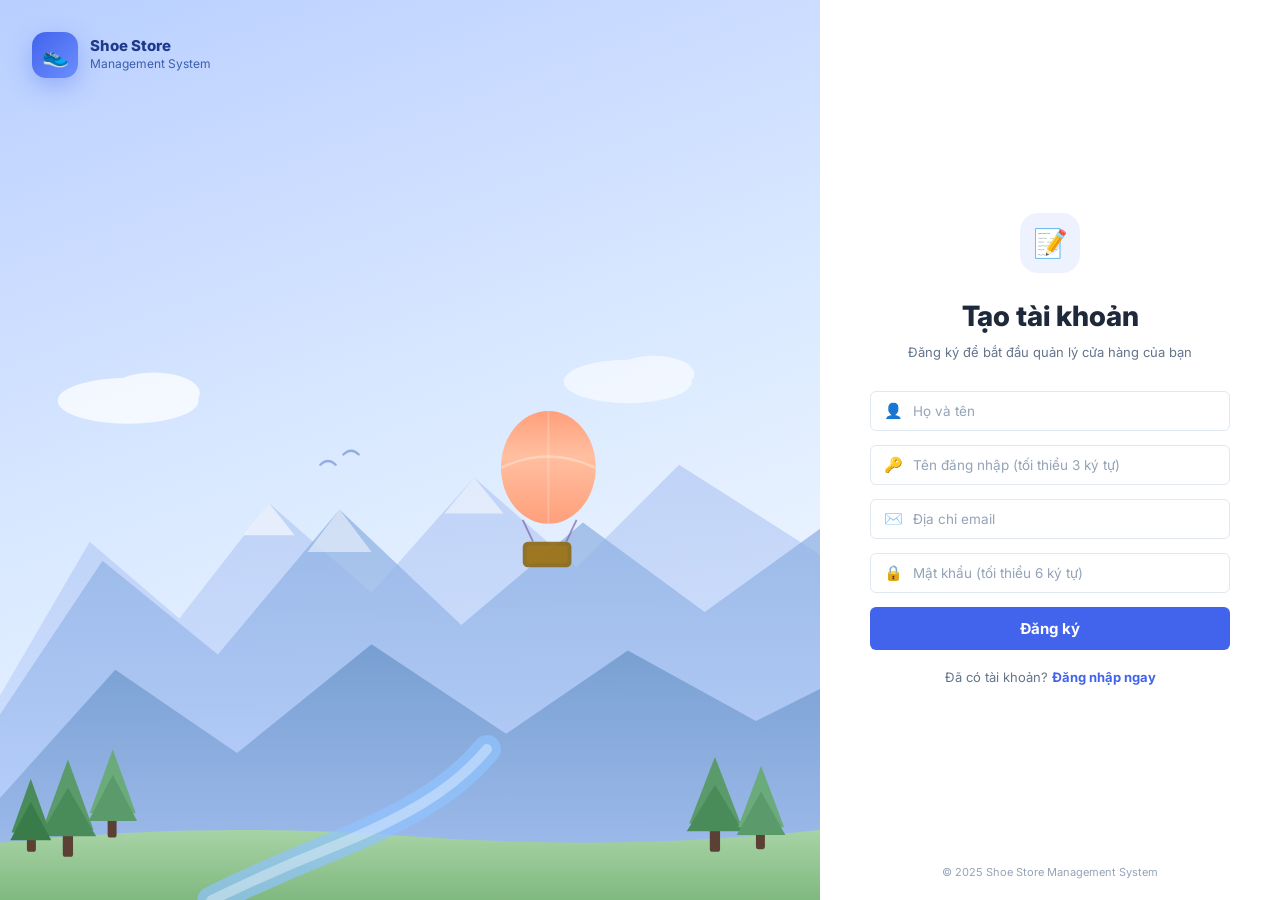
<file: frontend/HTML/register.html>
<!DOCTYPE html>
<html lang="vi">

<head>
  <meta charset="UTF-8">
  <meta name="viewport" content="width=device-width, initial-scale=1.0">
  <meta name="description" content="Đăng ký - Shoe Store Management">
  <title>Đăng ký - Shoe Store</title>
  <link rel="preconnect" href="https://fonts.googleapis.com">
  <link rel="preconnect" href="https://fonts.gstatic.com" crossorigin>
  <link href="https://fonts.googleapis.com/css2?family=Inter:wght@300;400;500;600;700;800&display=swap"
    rel="stylesheet">
  <link rel="stylesheet" href="../css/style.css">
</head>

<body>
  <div class="auth-layout">

    <!-- ─── Left Illustration ─── -->
    <div class="auth-illustration">
      <div class="auth-logo-header">
        <div class="auth-logo-icon-wrap">👟</div>
        <div>
          <div class="auth-logo-title">Shoe Store</div>
          <div class="auth-logo-sub">Management System</div>
        </div>
      </div>

      <div class="auth-svg-wrap">
        <svg viewBox="0 0 640 460" fill="none" xmlns="http://www.w3.org/2000/svg" style="width:100%;display:block;">
          <defs>
            <linearGradient id="mtnA2" x1="0" y1="0" x2="0" y2="1">
              <stop offset="0%" stop-color="#A5BEF0" />
              <stop offset="100%" stop-color="#C5D8FF" />
            </linearGradient>
            <linearGradient id="mtnB2" x1="0" y1="0" x2="0" y2="1">
              <stop offset="0%" stop-color="#8AAEE0" />
              <stop offset="100%" stop-color="#B5CCFF" />
            </linearGradient>
            <linearGradient id="mtnC2" x1="0" y1="0" x2="0" y2="1">
              <stop offset="0%" stop-color="#7099CC" />
              <stop offset="100%" stop-color="#A0BDEE" />
            </linearGradient>
            <linearGradient id="gnd2" x1="0" y1="0" x2="0" y2="1">
              <stop offset="0%" stop-color="#A8D5A2" />
              <stop offset="100%" stop-color="#7EB87A" />
            </linearGradient>
            <linearGradient id="bal2" x1="0" y1="0" x2="0" y2="1">
              <stop offset="0%" stop-color="#FF9F7B" />
              <stop offset="40%" stop-color="#FFBFA0" />
              <stop offset="100%" stop-color="#FF9F7B" />
            </linearGradient>
          </defs>
          <path d="M0 300 L70 180 L140 240 L210 150 L290 220 L370 130 L450 200 L530 120 L640 190 L640 460 L0 460Z"
            fill="url(#mtnA2)" opacity="0.55" />
          <path d="M210 150 L230 175 L190 175Z" fill="white" opacity="0.6" />
          <path d="M370 130 L393 158 L347 158Z" fill="white" opacity="0.55" />
          <path d="M-10 330 L80 195 L170 268 L265 155 L360 245 L455 165 L550 235 L640 170 L640 460 L-10 460Z"
            fill="url(#mtnB2)" opacity="0.72" />
          <path d="M265 155 L290 188 L240 188Z" fill="white" opacity="0.5" />
          <path d="M0 380 L90 280 L185 345 L290 260 L395 330 L490 265 L590 320 L640 295 L640 460 L0 460Z"
            fill="url(#mtnC2)" opacity="0.85" />
          <path d="M0 415 Q160 398 320 410 Q480 422 640 405 L640 460 L0 460Z" fill="url(#gnd2)" opacity="0.95" />
          <path d="M165 460 Q210 438 255 420 Q300 402 330 384 Q360 366 380 342" stroke="#90C4FF" stroke-width="22"
            fill="none" stroke-linecap="round" opacity="0.7" />
          <path d="M165 460 Q210 438 255 420 Q300 402 330 384 Q360 366 380 342" stroke="white" stroke-width="8"
            fill="none" stroke-linecap="round" opacity="0.35" />
          <!-- Trees left -->
          <g transform="translate(35,350)">
            <rect x="14" y="54" width="8" height="22" fill="#5C4033" rx="2" />
            <polygon points="18,0 -2,55 38,55" fill="#5B9B6B" />
            <polygon points="18,22 -4,60 40,60" fill="#4A8B5A" />
          </g>
          <g transform="translate(72,342)">
            <rect x="12" y="49" width="7" height="20" fill="#5C4033" rx="2" />
            <polygon points="16,0 -2,50 34,50" fill="#6BAB7B" />
            <polygon points="16,20 -3,56 35,56" fill="#5B9B6B" />
          </g>
          <g transform="translate(10,365)">
            <rect x="11" y="42" width="7" height="15" fill="#5C4033" rx="2" />
            <polygon points="14,0 -1,42 29,42" fill="#4A8B5A" />
            <polygon points="14,18 -2,48 30,48" fill="#3A7B4A" />
          </g>
          <!-- Trees right -->
          <g transform="translate(540,348)">
            <rect x="14" y="52" width="8" height="22" fill="#5C4033" rx="2" />
            <polygon points="18,0 -2,52 38,52" fill="#5B9B6B" />
            <polygon points="18,22 -4,58 40,58" fill="#4A8B5A" />
          </g>
          <g transform="translate(578,355)">
            <rect x="12" y="47" width="7" height="18" fill="#5C4033" rx="2" />
            <polygon points="16,0 -2,48 34,48" fill="#6BAB7B" />
            <polygon points="16,20 -3,54 35,54" fill="#5B9B6B" />
          </g>
          <!-- Balloon orange -->
          <g class="float-anim" transform="translate(390,75)">
            <line x1="18" y1="88" x2="26" y2="105" stroke="#7C65A8" stroke-width="1.5" opacity="0.7" />
            <line x1="60" y1="88" x2="52" y2="105" stroke="#7C65A8" stroke-width="1.5" opacity="0.7" />
            <rect x="18" y="105" width="38" height="20" rx="4" fill="#8B6914" opacity="0.9" />
            <rect x="21" y="108" width="32" height="14" rx="3" fill="#A07820" opacity="0.8" />
            <ellipse cx="38" cy="47" rx="37" ry="44" fill="url(#bal2)" />
            <path d="M2 47 Q38 30 74 47" stroke="white" stroke-width="2" fill="none" opacity="0.3"
              stroke-linecap="round" />
            <line x1="38" y1="3" x2="38" y2="91" stroke="white" stroke-width="1.5" opacity="0.2" />
          </g>
          <!-- Clouds -->
          <g opacity="0.75">
            <ellipse cx="100" cy="70" rx="55" ry="18" fill="white" />
            <ellipse cx="120" cy="64" rx="36" ry="16" fill="white" />
          </g>
          <g opacity="0.6">
            <ellipse cx="490" cy="55" rx="50" ry="17" fill="white" />
            <ellipse cx="510" cy="49" rx="32" ry="14" fill="white" />
          </g>
          <g stroke="#6B8ECC" stroke-width="1.8" stroke-linecap="round" fill="none" opacity="0.65">
            <path d="M250 120 Q256 114 262 120" />
            <path d="M268 112 Q274 106 280 112" />
          </g>
        </svg>
      </div>
    </div>

    <!-- ─── Right Form Panel ─── -->
    <div class="auth-panel">
      <div class="auth-form-wrap">
        <div class="auth-user-icon">📝</div>
        <h1 class="auth-title">Tạo tài khoản</h1>
        <p class="auth-subtitle">Đăng ký để bắt đầu quản lý cửa hàng của bạn</p>

        <div id="registerAlert" class="alert"></div>

        <form id="registerForm">
          <div class="auth-input-wrap">
            <span class="auth-input-icon">👤</span>
            <input type="text" id="regFullName" class="form-input-auth" placeholder="Họ và tên" required>
          </div>

          <div class="auth-input-wrap">
            <span class="auth-input-icon">🔑</span>
            <input type="text" id="regUsername" class="form-input-auth" placeholder="Tên đăng nhập (tối thiểu 3 ký tự)"
              required minlength="3" maxlength="50">
          </div>

          <div class="auth-input-wrap">
            <span class="auth-input-icon">✉️</span>
            <input type="email" id="regEmail" class="form-input-auth" placeholder="Địa chỉ email" required>
          </div>

          <div class="auth-input-wrap">
            <span class="auth-input-icon">🔒</span>
            <input type="password" id="regPassword" class="form-input-auth" placeholder="Mật khẩu (tối thiểu 6 ký tự)"
              required minlength="6">
          </div>

          <button type="submit" class="btn-auth" id="registerSubmitBtn" style="margin-top:6px;">Đăng ký</button>
        </form>

        <div class="auth-footer-link">
          Đã có tài khoản? <a href="login.html">Đăng nhập ngay</a>
        </div>
      </div>

      <div class="auth-copyright">© 2025 Shoe Store Management System</div>
    </div>

  </div>

  <script src="../js/api.js"></script>
  <script src="../js/app.js"></script>
  <script src="../js/auth.js"></script>
</body>

</html>
</file>
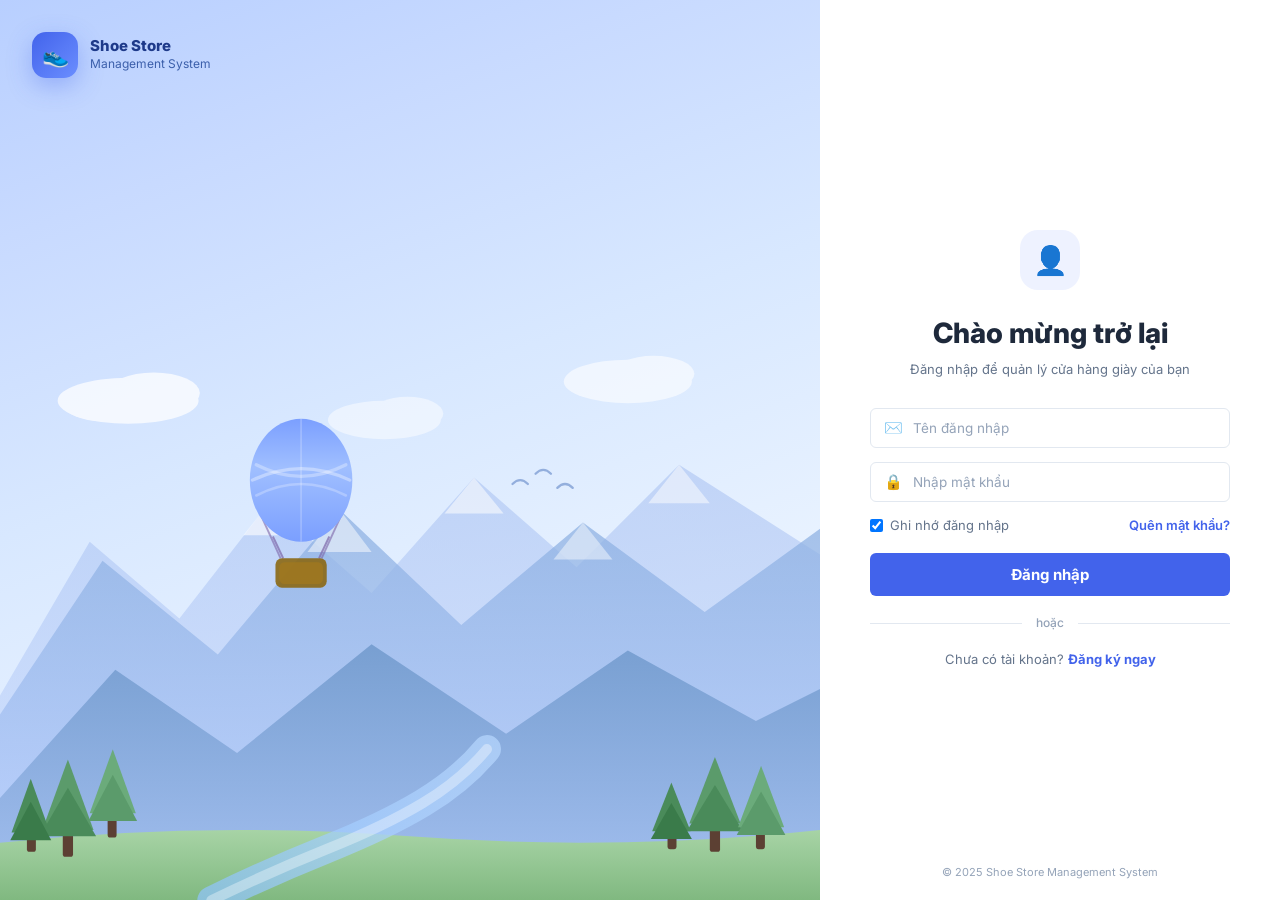
<file: frontend/HTML/reports.html>
<!DOCTYPE html>
<html lang="vi">
<head>
  <meta charset="UTF-8">
  <meta name="viewport" content="width=device-width, initial-scale=1.0">
  <meta name="description" content="Báo cáo doanh thu - Shoe Store Management">
  <title>Báo cáo - Shoe Store</title>
  <link rel="preconnect" href="https://fonts.googleapis.com">
  <link rel="preconnect" href="https://fonts.gstatic.com" crossorigin>
  <link href="https://fonts.googleapis.com/css2?family=Inter:wght@300;400;500;600;700;800&display=swap" rel="stylesheet">
  <link rel="stylesheet" href="../css/style.css">
</head>
<body>
<div class="app-layout">

  <!-- ═══ SIDEBAR ═══ -->
  <aside class="sidebar">
    <a href="index.html" class="sidebar-logo">
      <div class="sidebar-logo-icon">👟</div>
      <div class="sidebar-logo-text">
        Shoe Store
        <small>Management System</small>
      </div>
    </a>

    <nav class="sidebar-nav">
      <div class="nav-section-label">Menu chính</div>

      <a href="index.html" class="nav-item" data-page="index.html" id="nav-dashboard">
        <span class="nav-item-icon">📊</span>
        Dashboard
      </a>

      <a href="products.html" class="nav-item" data-page="products.html" id="nav-products">
        <span class="nav-item-icon">📦</span>
        Sản phẩm
      </a>

      <a href="orders.html" class="nav-item" data-page="orders.html" id="nav-orders">
        <span class="nav-item-icon">🛒</span>
        Đơn hàng
      </a>

      <a href="customers.html" class="nav-item" data-page="customers.html" id="nav-customers">
        <span class="nav-item-icon">👥</span>
        Khách hàng
      </a>

      <a href="vouchers.html" class="nav-item" data-page="vouchers.html" id="nav-vouchers">
        <span class="nav-item-icon">🎫</span>
        Voucher
      </a>

      <a href="reports.html" class="nav-item active" data-page="reports.html" id="nav-reports">
        <span class="nav-item-icon">📈</span>
        Báo cáo
      </a>
    </nav>

    <div class="sidebar-footer">
      <div class="sidebar-user">
        <div class="sidebar-avatar" id="sidebarAvatar">A</div>
        <div class="sidebar-user-info">
          <div class="sidebar-user-name" id="sidebarUserName">User</div>
          <div class="sidebar-user-role" id="sidebarUserRole">ROLE</div>
        </div>
      </div>
    </div>
  </aside>

  <!-- ═══ HEADER ═══ -->
  <header class="app-header">
    <div class="header-title-area">
      <div class="header-page-title">Báo cáo doanh thu</div>
      <div class="header-breadcrumb">Trang chủ › <span>Báo cáo</span></div>
    </div>

    <div class="header-search">
      <span class="header-search-icon">🔍</span>
      <input type="text" id="headerSearch" placeholder="Tìm kiếm..." aria-label="Tìm kiếm" disabled>
      <span class="header-shortcut">⌘ K</span>
    </div>

    <div class="header-actions">
      <div class="header-icon-btn" title="Thông báo">
        🔔
        <span class="notif-dot"></span>
      </div>
      <div class="header-divider"></div>
      <div class="header-user">
        <div class="header-avatar" id="headerAvatar">A</div>
        <div class="header-user-info">
          <div class="header-user-name" id="headerUserName">User</div>
          <div class="header-user-role" id="headerUserRole">Role</div>
        </div>
      </div>
      <button class="btn-logout-header" id="logoutBtn">
        <span>🚪</span> Đăng xuất
      </button>
    </div>
  </header>

  <!-- ═══ MAIN ═══ -->
  <main class="app-main">

    <!-- Toolbar: chọn khoảng thời gian -->
    <div class="report-toolbar">
      <div>
        <h2 class="section-title" style="margin:0;">📈 Tổng quan doanh thu</h2>
        <p class="report-subtitle">Số liệu được tính theo thời gian thực từ đơn hàng trong hệ thống</p>
      </div>
      <div class="report-range-group">
        <button class="range-btn" data-days="7">7 ngày</button>
        <button class="range-btn active" data-days="30">30 ngày</button>
        <button class="range-btn" data-days="90">90 ngày</button>
      </div>
    </div>

    <!-- Summary Cards -->
    <div class="stats-grid">
      <div class="stat-card">
        <div class="stat-icon-wrap green">💰</div>
        <div class="stat-info">
          <div class="stat-label">Tổng doanh thu</div>
          <div class="stat-value" id="repTotalRevenue">—</div>
          <div class="stat-trend up" id="repRevenueTrend">Đơn đã hoàn thành</div>
        </div>
      </div>
      <div class="stat-card">
        <div class="stat-icon-wrap blue">🧾</div>
        <div class="stat-info">
          <div class="stat-label">Tổng đơn hàng</div>
          <div class="stat-value" id="repTotalOrders">—</div>
          <div class="stat-trend up">Tất cả trạng thái</div>
        </div>
      </div>
      <div class="stat-card">
        <div class="stat-icon-wrap purple">✅</div>
        <div class="stat-info">
          <div class="stat-label">Đơn hoàn thành</div>
          <div class="stat-value" id="repCompletedOrders">—</div>
          <div class="stat-trend up" id="repCompletedPct">—</div>
        </div>
      </div>
      <div class="stat-card">
        <div class="stat-icon-wrap orange">📊</div>
        <div class="stat-info">
          <div class="stat-label">Giá trị đơn TB</div>
          <div class="stat-value" id="repAvgOrder">—</div>
          <div class="stat-trend up">Trên đơn hoàn thành</div>
        </div>
      </div>
    </div>

    <!-- Order status breakdown -->
    <div class="report-status-row">
      <div class="status-chip pending">
        <span class="status-chip-dot"></span>
        Chờ xử lý: <strong id="repPending">—</strong>
      </div>
      <div class="status-chip shipping">
        <span class="status-chip-dot"></span>
        Đang giao: <strong id="repShipping">—</strong>
      </div>
      <div class="status-chip completed">
        <span class="status-chip-dot"></span>
        Hoàn thành: <strong id="repCompleted2">—</strong>
      </div>
      <div class="status-chip cancelled">
        <span class="status-chip-dot"></span>
        Đã hủy: <strong id="repCancelled">—</strong>
      </div>
    </div>

    <!-- Revenue Chart -->
    <div class="report-panel">
      <h3 class="report-panel-title">Doanh thu theo ngày</h3>
      <div class="chart-wrap" id="revenueChart">
        <div class="table-empty"><div class="spinner dark"></div></div>
      </div>
    </div>

    <!-- Top Products -->
    <div class="report-panel">
      <h3 class="report-panel-title">🏆 Top sản phẩm bán chạy</h3>
      <div class="table-container" style="box-shadow:none; border:1px solid var(--border);">
        <table class="data-table">
          <thead>
            <tr>
              <th style="width:60px;">#</th>
              <th>Sản phẩm</th>
              <th>Số lượng đã bán</th>
              <th>Doanh thu</th>
            </tr>
          </thead>
          <tbody id="topProductsBody">
            <tr>
              <td colspan="4" class="table-empty">
                <div class="spinner dark"></div>
              </td>
            </tr>
          </tbody>
        </table>
      </div>
    </div>

  </main>

</div>

<div class="toast-container" id="toastContainer"></div>

<script src="../js/api.js"></script>
<script src="../js/app.js"></script>
<script src="../js/reports.js"></script>
</body>
</html>
</file>
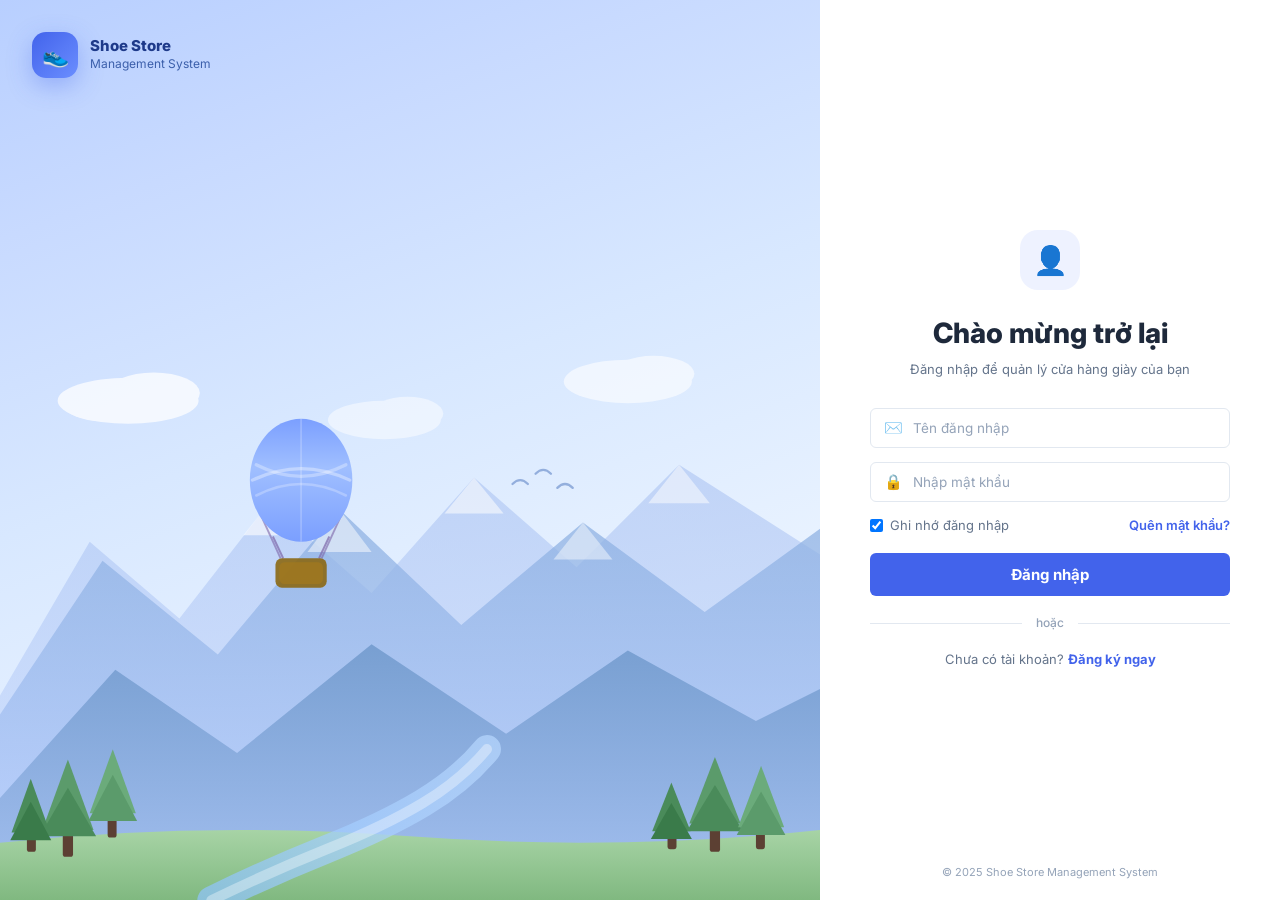
<file: frontend/HTML/shop.html>
<!DOCTYPE html>
<html lang="vi">
<head>
  <meta charset="UTF-8">
  <meta name="viewport" content="width=device-width, initial-scale=1.0">
  <meta name="description" content="Cửa hàng - Shoe Store">
  <title>Cửa hàng - Shoe Store</title>
  <link rel="preconnect" href="https://fonts.googleapis.com">
  <link rel="preconnect" href="https://fonts.gstatic.com" crossorigin>
  <link href="https://fonts.googleapis.com/css2?family=Inter:wght@300;400;500;600;700;800&display=swap" rel="stylesheet">
  <link rel="stylesheet" href="../css/style.css">
  <link rel="stylesheet" href="../css/shop.css">
</head>
<body>
<div class="app-layout">

  <!-- ═══ SIDEBAR (khu vực khách hàng) ═══ -->
  <aside class="sidebar">
    <a href="shop.html" class="sidebar-logo">
      <div class="sidebar-logo-icon">👟</div>
      <div class="sidebar-logo-text">
        Shoe Store
        <small>Cửa hàng trực tuyến</small>
      </div>
    </a>

    <nav class="sidebar-nav">
      <div class="nav-section-label">Mua sắm</div>

      <a href="shop.html" class="nav-item active" data-page="shop.html" id="nav-shop">
        <span class="nav-item-icon">🛍️</span>
        Cửa hàng
      </a>

      <a href="cart.html" class="nav-item" data-page="cart.html" id="nav-cart">
        <span class="nav-item-icon">🛒</span>
        Giỏ hàng
      </a>

      <a href="my-orders.html" class="nav-item" data-page="my-orders.html" id="nav-my-orders">
        <span class="nav-item-icon">🧾</span>
        Đơn hàng của tôi
      </a>
    </nav>

    <div class="sidebar-footer">
      <div class="sidebar-user">
        <div class="sidebar-avatar" id="sidebarAvatar">A</div>
        <div class="sidebar-user-info">
          <div class="sidebar-user-name" id="sidebarUserName">User</div>
          <div class="sidebar-user-role" id="sidebarUserRole">ROLE</div>
        </div>
      </div>
    </div>
  </aside>

  <!-- ═══ HEADER ═══ -->
  <header class="app-header">
    <div class="header-title-area">
      <div class="header-page-title">Cửa hàng</div>
      <div class="header-breadcrumb">Trang chủ › <span>Sản phẩm</span></div>
    </div>

    <div class="header-search">
      <span class="header-search-icon">🔍</span>
      <input type="text" id="searchKeyword" placeholder="Tìm giày, thương hiệu..." aria-label="Tìm kiếm">
    </div>

    <div class="header-actions">
      <a href="cart.html" class="header-icon-btn cart-icon-btn" title="Giỏ hàng">
        🛒
        <span class="cart-badge" id="cartBadge" style="display:none;">0</span>
      </a>
      <div class="header-divider"></div>
      <div class="header-user">
        <div class="header-avatar" id="headerAvatar">A</div>
        <div class="header-user-info">
          <div class="header-user-name" id="headerUserName">User</div>
          <div class="header-user-role" id="headerUserRole">Role</div>
        </div>
      </div>
      <button class="btn-logout-header" id="logoutBtn">
        <span>🚪</span> Đăng xuất
      </button>
    </div>
  </header>

  <!-- ═══ MAIN ═══ -->
  <main class="app-main">
    <div class="page-header">
      <div class="page-header-left">
        <h1 class="page-title">Khám phá sản phẩm</h1>
        <p class="page-subtitle">Chọn size, màu yêu thích và thêm vào giỏ hàng</p>
      </div>
    </div>

    <div id="productGrid" class="product-grid">
      <div class="table-empty" style="grid-column:1/-1;">
        <div class="spinner dark"></div>
        <p style="margin-top:10px;">Đang tải sản phẩm...</p>
      </div>
    </div>
  </main>

</div>

<!-- ─── Variant Picker Modal ─── -->
<div class="modal-overlay" id="variantModal">
  <div class="modal">
    <div class="modal-header">
      <h2 class="modal-title" id="variantModalTitle">Chọn size & màu</h2>
      <button class="modal-close" id="variantModalClose">&times;</button>
    </div>

    <div class="modal-body">
      <div style="display:flex; gap:14px; margin-bottom:16px;">
        <div id="variantModalThumbWrap" style="width:80px;height:80px;border-radius:10px;overflow:hidden;background:var(--bg-body);flex-shrink:0;display:flex;align-items:center;justify-content:center;">
          <span style="font-size:28px;opacity:.4;">👟</span>
        </div>
        <div>
          <div id="variantModalName" style="font-weight:700;font-size:15px;"></div>
          <div id="variantModalPrice" style="color:var(--primary);font-weight:800;font-size:16px;margin-top:4px;"></div>
        </div>
      </div>

      <div class="variant-picker-group">
        <label class="form-label">Chọn biến thể (Size · Màu) <span>*</span></label>
        <div class="variant-options" id="variantOptions">
          <div class="spinner dark"></div>
        </div>
      </div>

      <div class="variant-picker-group">
        <label class="form-label">Số lượng</label>
        <div class="qty-stepper">
          <button type="button" id="qtyMinus">−</button>
          <input type="text" id="qtyInput" value="1" readonly>
          <button type="button" id="qtyPlus">+</button>
        </div>
        <span id="stockHint" style="margin-left:10px;font-size:12px;color:var(--text-muted);"></span>
      </div>
    </div>

    <div class="modal-footer">
      <button type="button" class="btn btn-secondary" id="variantModalCancel">Hủy</button>
      <button type="button" class="btn btn-primary" id="addToCartBtn">🛒 Thêm vào giỏ</button>
    </div>
  </div>
</div>

<!-- ─── Toast ─── -->
<div class="toast-container" id="toastContainer"></div>

<script src="../js/api.js"></script>
<script src="../js/app.js"></script>
<script src="../js/cart-store.js"></script>
<script src="../js/shop.js"></script>
</body>
</html>
</file>
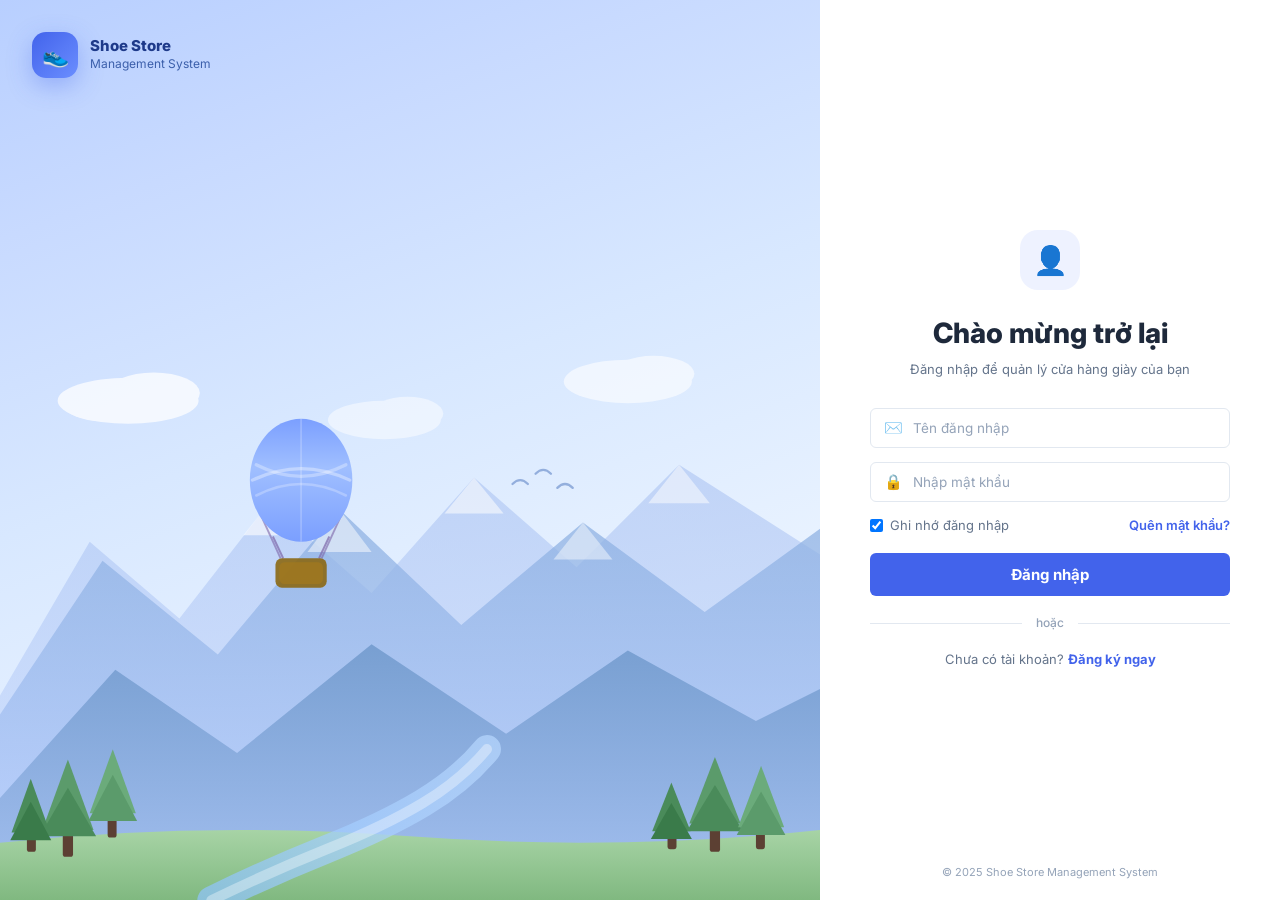
<file: frontend/HTML/vouchers.html>
<!DOCTYPE html>
<html lang="vi">
<head>
  <meta charset="UTF-8">
  <meta name="viewport" content="width=device-width, initial-scale=1.0">
  <meta name="description" content="Quản lý voucher - Shoe Store">
  <title>Voucher - Shoe Store</title>
  <link rel="preconnect" href="https://fonts.googleapis.com">
  <link rel="preconnect" href="https://fonts.gstatic.com" crossorigin>
  <link href="https://fonts.googleapis.com/css2?family=Inter:wght@300;400;500;600;700;800&display=swap" rel="stylesheet">
  <link rel="stylesheet" href="../css/style.css">
</head>
<body>
<div class="app-layout">

  <!-- ═══ SIDEBAR ═══ -->
  <aside class="sidebar">
    <a href="index.html" class="sidebar-logo">
      <div class="sidebar-logo-icon">👟</div>
      <div class="sidebar-logo-text">
        Shoe Store
        <small>Management System</small>
      </div>
    </a>

    <nav class="sidebar-nav">
      <div class="nav-section-label">Menu chính</div>

      <a href="index.html" class="nav-item" data-page="index.html" id="nav-dashboard">
        <span class="nav-item-icon">📊</span>
        Dashboard
      </a>

      <a href="products.html" class="nav-item" data-page="products.html" id="nav-products">
        <span class="nav-item-icon">📦</span>
        Sản phẩm
      </a>

      <a href="orders.html" class="nav-item" data-page="orders.html" id="nav-orders">
        <span class="nav-item-icon">🛒</span>
        Đơn hàng
      </a>

      <a href="customers.html" class="nav-item" data-page="customers.html" id="nav-customers">
        <span class="nav-item-icon">👥</span>
        Khách hàng
      </a>

      <a href="vouchers.html" class="nav-item active" data-page="vouchers.html" id="nav-vouchers">
        <span class="nav-item-icon">🎫</span>
        Voucher
      </a>

      <a href="reports.html" class="nav-item" data-page="reports.html" id="nav-reports">
        <span class="nav-item-icon">📈</span>
        Báo cáo
      </a>
    </nav>

    <div class="sidebar-footer">
      <div class="sidebar-user">
        <div class="sidebar-avatar" id="sidebarAvatar">A</div>
        <div class="sidebar-user-info">
          <div class="sidebar-user-name" id="sidebarUserName">User</div>
          <div class="sidebar-user-role" id="sidebarUserRole">ROLE</div>
        </div>
      </div>
    </div>
  </aside>

  <!-- ═══ HEADER ═══ -->
  <header class="app-header">
    <div class="header-title-area">
      <div class="header-page-title">Voucher</div>
      <div class="header-breadcrumb">Trang chủ › <span>Quản lý voucher</span></div>
    </div>

    <div class="header-search">
      <span class="header-search-icon">🔍</span>
      <input type="text" id="headerSearch" placeholder="Tìm kiếm..." aria-label="Tìm kiếm" disabled>
      <span class="header-shortcut">⌘ K</span>
    </div>

    <div class="header-actions">
      <div class="header-icon-btn" title="Thông báo">
        🔔
        <span class="notif-dot"></span>
      </div>
      <div class="header-divider"></div>
      <div class="header-user">
        <div class="header-avatar" id="headerAvatar">A</div>
        <div class="header-user-info">
          <div class="header-user-name" id="headerUserName">User</div>
          <div class="header-user-role" id="headerUserRole">Role</div>
        </div>
      </div>
      <button class="btn-logout-header" id="logoutBtn">
        <span>🚪</span> Đăng xuất
      </button>
    </div>
  </header>

  <!-- ═══ MAIN ═══ -->
  <main class="app-main">
    <div class="page-header">
      <div class="page-header-left">
        <h1 class="page-title">Quản lý voucher</h1>
        <p class="page-subtitle">Tạo và quản lý mã giảm giá cho cửa hàng</p>
      </div>
      <button id="addVoucherBtn" class="btn btn-primary">
        ➕ Thêm voucher
      </button>
    </div>

    <!-- Table -->
    <div class="table-wrapper">
      <table class="data-table">
        <thead>
          <tr>
            <th style="width:60px;">ID</th>
            <th>Mã voucher</th>
            <th>Giảm giá</th>
            <th>Đơn tối thiểu</th>
            <th>Hiệu lực</th>
            <th>Đã dùng</th>
            <th>Trạng thái</th>
            <th style="width:120px;">Hành động</th>
          </tr>
        </thead>
        <tbody id="vouchersTableBody">
          <tr>
            <td colspan="8" class="table-empty">
              <div class="spinner dark"></div>
              <p style="margin-top:10px;">Đang tải dữ liệu...</p>
            </td>
          </tr>
        </tbody>
      </table>
    </div>
  </main>

</div>

<!-- ─── Voucher Modal ─── -->
<div class="modal-overlay" id="voucherModal">
  <div class="modal">
    <div class="modal-header">
      <h2 class="modal-title" id="modalTitle">Thêm voucher</h2>
      <button class="modal-close" id="modalClose">&times;</button>
    </div>

    <form id="voucherForm">
      <div class="modal-body">
        <div class="form-group">
          <label class="form-label">Mã voucher <span>*</span></label>
          <input type="text" id="voucherCode" class="form-input"
                 placeholder="SUMMER24" required maxlength="50" style="text-transform:uppercase;">
        </div>

        <div class="form-row">
          <div class="form-group">
            <label class="form-label">Loại giảm giá <span>*</span></label>
            <select id="voucherDiscountType" class="form-input" required>
              <option value="PERCENT">Phần trăm (%)</option>
              <option value="FIXED_AMOUNT">Số tiền cố định (₫)</option>
            </select>
          </div>
          <div class="form-group">
            <label class="form-label">Giá trị giảm <span>*</span></label>
            <input type="number" id="voucherDiscountValue" class="form-input"
                   placeholder="10" required min="0" step="1">
          </div>
        </div>

        <div class="form-row">
          <div class="form-group">
            <label class="form-label">Đơn hàng tối thiểu (₫)</label>
            <input type="number" id="voucherMinOrder" class="form-input"
                   placeholder="0" min="0" step="1000">
          </div>
          <div class="form-group">
            <label class="form-label">Giảm tối đa (₫)</label>
            <input type="number" id="voucherMaxDiscount" class="form-input"
                   placeholder="Không giới hạn" min="0" step="1000">
          </div>
        </div>

        <div class="form-row">
          <div class="form-group">
            <label class="form-label">Ngày bắt đầu <span>*</span></label>
            <input type="datetime-local" id="voucherStartDate" class="form-input" required>
          </div>
          <div class="form-group">
            <label class="form-label">Ngày kết thúc <span>*</span></label>
            <input type="datetime-local" id="voucherEndDate" class="form-input" required>
          </div>
        </div>

        <div class="form-group">
          <label class="form-label">Giới hạn lượt dùng</label>
          <input type="number" id="voucherUsageLimit" class="form-input"
                 placeholder="Không giới hạn" min="1">
        </div>
      </div>

      <div class="modal-footer">
        <button type="button" class="btn btn-secondary" id="cancelBtn">Hủy</button>
        <button type="submit" class="btn btn-primary">💾 Lưu voucher</button>
      </div>
    </form>
  </div>
</div>

<!-- ─── Toast ─── -->
<div class="toast-container" id="toastContainer"></div>

<script src="../js/api.js"></script>
<script src="../js/app.js"></script>
<script src="../js/vouchers.js"></script>
</body>
</html>
</file>
<file: frontend/css/style.css>
/* ═══════════════════════════════════════════════════════
   SHOE STORE — DESIGN SYSTEM v2.0
   Light Admin UI — Inspired by Tourist Management System
   ═══════════════════════════════════════════════════════ */

@import url('https://fonts.googleapis.com/css2?family=Inter:ital,opsz,wght@0,14..32,300;0,14..32,400;0,14..32,500;0,14..32,600;0,14..32,700;0,14..32,800;1,14..32,400&display=swap');

/* ─── Design Tokens ─── */
:root {
  --primary:        #4263EB;
  --primary-hover:  #3451D1;
  --primary-light:  #EEF2FF;
  --primary-50:     rgba(66,99,235,0.08);

  --bg-body:        #F1F5F9;
  --bg-sidebar:     #FFFFFF;
  --bg-header:      #FFFFFF;
  --bg-card:        #FFFFFF;

  --text-primary:   #1E293B;
  --text-secondary: #64748B;
  --text-muted:     #94A3B8;

  --border:         #E2E8F0;
  --border-light:   #F8FAFC;

  --success:        #22C55E;
  --success-bg:     #DCFCE7;
  --warning:        #F59E0B;
  --warning-bg:     #FEF3C7;
  --danger:         #EF4444;
  --danger-bg:      #FEE2E2;
  --info:           #3B82F6;
  --info-bg:        #DBEAFE;

  --sidebar-w:      220px;
  --header-h:       64px;

  --r-sm:    6px;
  --r:      12px;
  --r-lg:   16px;
  --r-xl:   24px;

  --sh-xs:  0 1px 2px rgba(0,0,0,.04);
  --sh-sm:  0 1px 3px rgba(0,0,0,.06), 0 1px 2px rgba(0,0,0,.04);
  --sh:     0 4px 6px -1px rgba(0,0,0,.07), 0 2px 4px -1px rgba(0,0,0,.04);
  --sh-md:  0 10px 15px -3px rgba(0,0,0,.08), 0 4px 6px -2px rgba(0,0,0,.04);
  --sh-lg:  0 20px 25px -5px rgba(0,0,0,.10), 0 10px 10px -5px rgba(0,0,0,.04);

  --ease:   0.2s ease;
}

/* ─── Reset ─── */
*, *::before, *::after { box-sizing: border-box; margin: 0; padding: 0; }
html { font-size: 14px; scroll-behavior: smooth; }
body {
  font-family: 'Inter', -apple-system, BlinkMacSystemFont, sans-serif;
  background: var(--bg-body);
  color: var(--text-primary);
  line-height: 1.5;
  -webkit-font-smoothing: antialiased;
}
a { text-decoration: none; color: inherit; }
img { max-width: 100%; display: block; }
button { cursor: pointer; font-family: inherit; border: none; background: none; }
input, textarea, select { font-family: inherit; }
ul { list-style: none; }

/* ═══════════════════════════════════════════════════════
   APP LAYOUT
   ═══════════════════════════════════════════════════════ */
.app-layout { display: flex; min-height: 100vh; }

/* ─── Sidebar ─── */
.sidebar {
  width: var(--sidebar-w);
  background: var(--bg-sidebar);
  border-right: 1px solid var(--border);
  position: fixed;
  top: 0; left: 0;
  height: 100vh;
  display: flex;
  flex-direction: column;
  z-index: 100;
  transition: width var(--ease);
}

.sidebar-logo {
  display: flex;
  align-items: center;
  gap: 10px;
  padding: 18px 16px;
  border-bottom: 1px solid var(--border);
  text-decoration: none;
  flex-shrink: 0;
}

.sidebar-logo-icon {
  width: 36px; height: 36px;
  background: linear-gradient(135deg, #4263EB 0%, #6B8EFF 100%);
  border-radius: 10px;
  display: flex; align-items: center; justify-content: center;
  font-size: 18px;
  flex-shrink: 0;
  box-shadow: 0 4px 12px rgba(66,99,235,0.35);
}

.sidebar-logo-text {
  font-size: 13px;
  font-weight: 800;
  color: var(--text-primary);
  line-height: 1.2;
}

.sidebar-logo-text small {
  display: block;
  font-size: 10px;
  font-weight: 500;
  color: var(--text-muted);
  letter-spacing: 0.03em;
}

.sidebar-nav {
  flex: 1;
  padding: 10px 0;
  overflow-y: auto;
}

.nav-section-label {
  font-size: 10px;
  font-weight: 700;
  text-transform: uppercase;
  letter-spacing: 0.09em;
  color: var(--text-muted);
  padding: 10px 18px 4px;
}

.nav-item {
  display: flex;
  align-items: center;
  gap: 10px;
  padding: 9px 12px;
  margin: 2px 8px;
  border-radius: var(--r-sm);
  color: var(--text-secondary);
  font-size: 13px;
  font-weight: 500;
  transition: all var(--ease);
  cursor: pointer;
  text-decoration: none;
  position: relative;
}

.nav-item:hover {
  background: var(--bg-body);
  color: var(--text-primary);
}

.nav-item.active {
  background: var(--primary-light);
  color: var(--primary);
  font-weight: 600;
}

.nav-item.active::before {
  content: '';
  position: absolute;
  left: 0; top: 50%;
  transform: translateY(-50%);
  width: 3px; height: 60%;
  background: var(--primary);
  border-radius: 0 3px 3px 0;
}

.nav-item-icon {
  width: 20px; height: 20px;
  display: flex; align-items: center; justify-content: center;
  font-size: 15px;
  flex-shrink: 0;
}

.nav-badge {
  margin-left: auto;
  background: var(--primary);
  color: white;
  font-size: 10px;
  font-weight: 700;
  padding: 2px 7px;
  border-radius: 20px;
}

.nav-item.coming-soon {
  opacity: 0.4;
  cursor: not-allowed;
  pointer-events: none;
}

.nav-soon-tag {
  margin-left: auto;
  font-size: 9px;
  font-weight: 700;
  text-transform: uppercase;
  color: var(--text-muted);
  border: 1px solid var(--border);
  padding: 1px 6px;
  border-radius: 20px;
  letter-spacing: 0.05em;
}

.sidebar-footer {
  padding: 12px;
  border-top: 1px solid var(--border);
  flex-shrink: 0;
}

.sidebar-user {
  display: flex;
  align-items: center;
  gap: 10px;
  padding: 8px;
  border-radius: var(--r-sm);
  cursor: pointer;
  transition: background var(--ease);
}

.sidebar-user:hover { background: var(--bg-body); }

.sidebar-avatar {
  width: 32px; height: 32px;
  border-radius: 50%;
  background: linear-gradient(135deg, #4263EB, #7C3AED);
  display: flex; align-items: center; justify-content: center;
  color: white;
  font-size: 11px;
  font-weight: 800;
  flex-shrink: 0;
}

.sidebar-user-info { flex: 1; min-width: 0; }
.sidebar-user-name {
  font-size: 12px; font-weight: 700;
  color: var(--text-primary);
  white-space: nowrap; overflow: hidden; text-overflow: ellipsis;
}
.sidebar-user-role { font-size: 10px; color: var(--text-muted); }

/* ─── Header ─── */
.app-header {
  position: fixed;
  top: 0; left: var(--sidebar-w); right: 0;
  height: var(--header-h);
  background: var(--bg-header);
  border-bottom: 1px solid var(--border);
  display: flex;
  align-items: center;
  padding: 0 24px;
  gap: 14px;
  z-index: 90;
}

.header-title-area { flex: 1; }
.header-page-title { font-size: 15px; font-weight: 700; color: var(--text-primary); }
.header-breadcrumb { font-size: 12px; color: var(--text-muted); }
.header-breadcrumb span { color: var(--primary); }

.header-search {
  flex: 1;
  max-width: 380px;
  position: relative;
}

.header-search-icon {
  position: absolute;
  left: 11px; top: 50%;
  transform: translateY(-50%);
  color: var(--text-muted);
  font-size: 13px;
  pointer-events: none;
}

.header-search input {
  width: 100%;
  padding: 8px 12px 8px 34px;
  background: var(--bg-body);
  border: 1.5px solid var(--border);
  border-radius: var(--r-sm);
  font-size: 12.5px;
  color: var(--text-primary);
  outline: none;
  transition: all var(--ease);
}

.header-search input:focus {
  border-color: var(--primary);
  background: white;
  box-shadow: 0 0 0 3px var(--primary-50);
}

.header-search input::placeholder { color: var(--text-muted); font-size: 12px; }

.header-shortcut {
  position: absolute;
  right: 10px; top: 50%;
  transform: translateY(-50%);
  font-size: 10px;
  color: var(--text-muted);
  background: var(--border);
  padding: 2px 6px;
  border-radius: 4px;
  pointer-events: none;
}

.header-actions {
  margin-left: auto;
  display: flex;
  align-items: center;
  gap: 6px;
}

.header-icon-btn {
  width: 36px; height: 36px;
  border-radius: var(--r-sm);
  display: flex; align-items: center; justify-content: center;
  color: var(--text-secondary);
  font-size: 16px;
  position: relative;
  transition: all var(--ease);
  cursor: pointer;
}

.header-icon-btn:hover {
  background: var(--bg-body);
  color: var(--text-primary);
}

.notif-dot {
  position: absolute;
  top: 7px; right: 7px;
  width: 7px; height: 7px;
  background: var(--danger);
  border-radius: 50%;
  border: 2px solid white;
}

.header-divider {
  width: 1px; height: 24px;
  background: var(--border);
  margin: 0 4px;
}

.header-user {
  display: flex;
  align-items: center;
  gap: 10px;
  padding: 5px 10px;
  border-radius: var(--r-sm);
  cursor: pointer;
  transition: background var(--ease);
}

.header-user:hover { background: var(--bg-body); }

.header-avatar {
  width: 34px; height: 34px;
  border-radius: 50%;
  background: linear-gradient(135deg, #4263EB, #7C3AED);
  display: flex; align-items: center; justify-content: center;
  color: white;
  font-size: 11px;
  font-weight: 800;
}

.header-user-info { text-align: left; }
.header-user-name { font-size: 13px; font-weight: 700; color: var(--text-primary); }
.header-user-role { font-size: 10px; color: var(--text-muted); }

.btn-logout-header {
  display: flex; align-items: center; gap: 5px;
  padding: 7px 13px;
  background: var(--danger-bg);
  color: var(--danger);
  border-radius: var(--r-sm);
  font-size: 12px;
  font-weight: 600;
  transition: all var(--ease);
  cursor: pointer;
}

.btn-logout-header:hover {
  background: var(--danger);
  color: white;
}

/* ─── Main ─── */
.app-main {
  margin-left: var(--sidebar-w);
  margin-top: var(--header-h);
  min-height: calc(100vh - var(--header-h));
  padding: 24px;
}

/* ═══════════════════════════════════════════════════════
   PAGE HEADER
   ═══════════════════════════════════════════════════════ */
.page-header {
  display: flex;
  align-items: flex-end;
  justify-content: space-between;
  margin-bottom: 22px;
  flex-wrap: wrap;
  gap: 12px;
}

.page-header-left {}
.page-title {
  font-size: 22px;
  font-weight: 800;
  color: var(--text-primary);
  margin-bottom: 3px;
}

.page-subtitle { font-size: 13px; color: var(--text-secondary); }

/* ═══════════════════════════════════════════════════════
   STATS CARDS
   ═══════════════════════════════════════════════════════ */
.stats-grid {
  display: grid;
  grid-template-columns: repeat(4, 1fr);
  gap: 16px;
  margin-bottom: 22px;
}

.stat-card {
  background: var(--bg-card);
  border-radius: var(--r);
  padding: 18px 20px;
  border: 1px solid var(--border);
  box-shadow: var(--sh-sm);
  display: flex;
  align-items: flex-start;
  gap: 14px;
  transition: box-shadow var(--ease), transform var(--ease);
  cursor: default;
}

.stat-card:hover { box-shadow: var(--sh-md); transform: translateY(-2px); }

.stat-icon-wrap {
  width: 50px; height: 50px;
  border-radius: 12px;
  display: flex; align-items: center; justify-content: center;
  font-size: 22px;
  flex-shrink: 0;
}

.stat-icon-wrap.blue   { background: #DBEAFE; }
.stat-icon-wrap.green  { background: #DCFCE7; }
.stat-icon-wrap.orange { background: #FEF3C7; }
.stat-icon-wrap.purple { background: #EDE9FE; }

.stat-info { flex: 1; min-width: 0; }
.stat-label {
  font-size: 11px;
  font-weight: 600;
  text-transform: uppercase;
  letter-spacing: 0.06em;
  color: var(--text-muted);
  margin-bottom: 5px;
}

.stat-value {
  font-size: 28px;
  font-weight: 800;
  color: var(--text-primary);
  line-height: 1;
  margin-bottom: 6px;
  font-variant-numeric: tabular-nums;
}

.stat-trend {
  display: inline-flex;
  align-items: center;
  gap: 3px;
  font-size: 12px;
  font-weight: 600;
}

.stat-trend.up   { color: var(--success); }
.stat-trend.down { color: var(--danger); }

/* ═══════════════════════════════════════════════════════
   CARD
   ═══════════════════════════════════════════════════════ */
.card {
  background: var(--bg-card);
  border-radius: var(--r);
  border: 1px solid var(--border);
  box-shadow: var(--sh-sm);
  overflow: hidden;
}

.card-header {
  display: flex;
  align-items: center;
  justify-content: space-between;
  padding: 16px 20px;
  border-bottom: 1px solid var(--border);
}

.card-title { font-size: 15px; font-weight: 700; color: var(--text-primary); }
.card-body  { padding: 20px; }

/* ═══════════════════════════════════════════════════════
   TOOLBAR
   ═══════════════════════════════════════════════════════ */
.toolbar {
  display: flex;
  align-items: center;
  justify-content: space-between;
  gap: 10px;
  margin-bottom: 14px;
  flex-wrap: wrap;
}

.toolbar-left  { display: flex; align-items: center; gap: 8px; flex-wrap: wrap; flex: 1; }
.toolbar-right { display: flex; align-items: center; gap: 8px; flex-shrink: 0; }

/* ═══════════════════════════════════════════════════════
   BUTTONS
   ═══════════════════════════════════════════════════════ */
.btn {
  display: inline-flex;
  align-items: center;
  gap: 6px;
  padding: 8px 16px;
  border-radius: var(--r-sm);
  font-size: 13px;
  font-weight: 600;
  transition: all var(--ease);
  border: 1.5px solid transparent;
  cursor: pointer;
  white-space: nowrap;
}

.btn-primary {
  background: var(--primary);
  color: white;
  border-color: var(--primary);
}
.btn-primary:hover {
  background: var(--primary-hover);
  border-color: var(--primary-hover);
  box-shadow: 0 4px 14px rgba(66,99,235,0.4);
  transform: translateY(-1px);
}

.btn-secondary {
  background: white;
  color: var(--text-secondary);
  border-color: var(--border);
}
.btn-secondary:hover {
  background: var(--bg-body);
  color: var(--text-primary);
  border-color: var(--text-muted);
}

.btn-danger-soft {
  background: var(--danger-bg);
  color: var(--danger);
  border-color: transparent;
}
.btn-danger-soft:hover { background: var(--danger); color: white; }

.btn-block { width: 100%; justify-content: center; }

.btn-icon {
  width: 32px; height: 32px;
  padding: 0;
  display: inline-flex; align-items: center; justify-content: center;
  border-radius: var(--r-sm);
  font-size: 14px;
  transition: all var(--ease);
  border: none;
  cursor: pointer;
}

.btn-icon.edit   { background: var(--info-bg); color: var(--info); }
.btn-icon.edit:hover { background: var(--info); color: white; }
.btn-icon.delete { background: var(--danger-bg); color: var(--danger); }
.btn-icon.delete:hover { background: var(--danger); color: white; }

/* ═══════════════════════════════════════════════════════
   FORMS
   ═══════════════════════════════════════════════════════ */
.form-group { margin-bottom: 14px; }

.form-label {
  display: block;
  font-size: 12.5px;
  font-weight: 600;
  color: var(--text-primary);
  margin-bottom: 6px;
}

.form-label span { color: var(--danger); margin-left: 2px; }

.form-input {
  width: 100%;
  padding: 9px 12px;
  background: white;
  border: 1.5px solid var(--border);
  border-radius: var(--r-sm);
  font-size: 13px;
  color: var(--text-primary);
  outline: none;
  transition: all var(--ease);
}

.form-input:focus {
  border-color: var(--primary);
  box-shadow: 0 0 0 3px var(--primary-50);
}

.form-input::placeholder { color: var(--text-muted); }

.form-input-wrap { position: relative; }
.form-input-wrap .fi-icon {
  position: absolute;
  left: 11px; top: 50%;
  transform: translateY(-50%);
  color: var(--text-muted);
  font-size: 14px;
  pointer-events: none;
}

.form-input-wrap.has-icon input { padding-left: 36px; }

.form-row { display: grid; grid-template-columns: 1fr 1fr; gap: 12px; }

textarea.form-input { resize: vertical; min-height: 80px; }

/* ─── Alert ─── */
.alert {
  display: none;
  align-items: center;
  gap: 8px;
  padding: 10px 14px;
  border-radius: var(--r-sm);
  font-size: 13px;
  font-weight: 500;
  margin-bottom: 14px;
}

.alert.visible  { display: flex; }
.alert-success  { background: var(--success-bg); color: #15803D; border: 1px solid #BBF7D0; }
.alert-error    { background: var(--danger-bg);  color: #B91C1C; border: 1px solid #FCA5A5; }

/* ═══════════════════════════════════════════════════════
   DATA TABLE
   ═══════════════════════════════════════════════════════ */
.table-wrapper {
  border-radius: var(--r);
  border: 1px solid var(--border);
  overflow: hidden;
  background: white;
  box-shadow: var(--sh-sm);
}

.data-table { width: 100%; border-collapse: collapse; }

.data-table thead th {
  background: #F8FAFC;
  padding: 11px 16px;
  text-align: left;
  font-size: 10.5px;
  font-weight: 700;
  text-transform: uppercase;
  letter-spacing: 0.07em;
  color: var(--text-muted);
  border-bottom: 1px solid var(--border);
  white-space: nowrap;
}

.data-table tbody tr {
  border-bottom: 1px solid #F1F5F9;
  transition: background var(--ease);
}

.data-table tbody tr:last-child { border-bottom: none; }
.data-table tbody tr:hover { background: #F8FBFF; }

.data-table tbody td {
  padding: 13px 16px;
  font-size: 13px;
  color: var(--text-primary);
  vertical-align: middle;
}

.table-empty { text-align: center; padding: 50px 20px; color: var(--text-muted); }
.table-empty-icon { font-size: 36px; margin-bottom: 10px; opacity: 0.6; }

.product-name-cell { font-weight: 600; max-width: 200px; }

/* ─── Reports Page ─── */
.report-toolbar {
  display: flex;
  align-items: flex-start;
  justify-content: space-between;
  flex-wrap: wrap;
  gap: 12px;
  margin-bottom: 20px;
}

.report-subtitle {
  color: var(--text-muted);
  font-size: 13px;
  margin-top: 4px;
}

.report-range-group {
  display: flex;
  gap: 6px;
  background: var(--bg-card);
  border: 1px solid var(--border);
  border-radius: var(--r);
  padding: 4px;
}

.range-btn {
  border: none;
  background: transparent;
  color: var(--text-secondary);
  font-size: 13px;
  font-weight: 600;
  padding: 6px 14px;
  border-radius: var(--r-sm);
  cursor: pointer;
  transition: background var(--ease), color var(--ease);
}

.range-btn:hover { background: var(--bg-body); }

.range-btn.active {
  background: var(--primary);
  color: #fff;
}

.report-status-row {
  display: flex;
  flex-wrap: wrap;
  gap: 12px;
  margin-bottom: 24px;
}

.status-chip {
  display: flex;
  align-items: center;
  gap: 8px;
  background: var(--bg-card);
  border: 1px solid var(--border);
  border-radius: var(--r);
  padding: 10px 16px;
  font-size: 13px;
  color: var(--text-secondary);
}

.status-chip strong { color: var(--text-primary); font-size: 14px; }

.status-chip-dot {
  width: 8px; height: 8px;
  border-radius: 50%;
  flex-shrink: 0;
}

.status-chip.pending .status-chip-dot   { background: var(--warning); }
.status-chip.shipping .status-chip-dot  { background: var(--info); }
.status-chip.completed .status-chip-dot { background: var(--success); }
.status-chip.cancelled .status-chip-dot { background: var(--danger); }

.report-panel {
  background: var(--bg-card);
  border: 1px solid var(--border);
  border-radius: var(--r-lg);
  padding: 20px 24px;
  margin-bottom: 24px;
}

.report-panel-title {
  font-size: 15px;
  font-weight: 700;
  color: var(--text-primary);
  margin: 0 0 18px 0;
}

.chart-wrap { min-height: 220px; }

.chart-bars {
  display: flex;
  align-items: flex-end;
  gap: 6px;
  height: 220px;
  padding-top: 10px;
  overflow-x: auto;
}

.chart-bar-col {
  flex: 1 0 24px;
  min-width: 24px;
  height: 100%;
  display: flex;
  flex-direction: column;
  justify-content: flex-end;
  align-items: center;
  gap: 6px;
  cursor: default;
}

.chart-bar {
  width: 100%;
  max-width: 28px;
  background: linear-gradient(180deg, var(--primary) 0%, var(--primary-hover) 100%);
  border-radius: 4px 4px 0 0;
  min-height: 2px;
  transition: opacity var(--ease);
}

.chart-bar-col:hover .chart-bar { opacity: 0.75; }

.chart-bar-label {
  font-size: 10px;
  color: var(--text-muted);
  white-space: nowrap;
  transform: rotate(0deg);
}

/* ─── Product Thumbnail ─── */
.product-thumb {
  width: 42px; height: 42px;
  border-radius: var(--r-sm);
  object-fit: cover;
  border: 1px solid var(--border);
  cursor: pointer;
  display: block;
  transition: transform var(--ease), box-shadow var(--ease);
}
.product-thumb:hover {
  transform: scale(1.08);
  box-shadow: var(--sh-md, 0 4px 12px rgba(0,0,0,0.15));
}

.product-thumb-placeholder {
  width: 42px; height: 42px;
  border-radius: var(--r-sm);
  border: 1px dashed var(--border);
  display: flex; align-items: center; justify-content: center;
  font-size: 18px;
  color: var(--text-muted);
  background: var(--bg-body);
}

/* ─── Image Lightbox ─── */
.lightbox-overlay {
  position: fixed; inset: 0;
  background: rgba(15,23,42,0.85);
  backdrop-filter: blur(6px);
  z-index: 300;
  display: none;
  align-items: center;
  justify-content: center;
  padding: 40px;
  animation: fadeIn var(--ease);
  cursor: zoom-out;
}
.lightbox-overlay.active { display: flex; }

.lightbox-content {
  max-width: 90vw;
  max-height: 90vh;
  display: flex;
  flex-direction: column;
  align-items: center;
  gap: 12px;
  cursor: default;
}

.lightbox-content img {
  max-width: 100%;
  max-height: 80vh;
  border-radius: var(--r-lg);
  box-shadow: var(--sh-lg);
  object-fit: contain;
  background: white;
}

.lightbox-caption {
  color: #fff;
  font-size: 14px;
  font-weight: 600;
  text-align: center;
}

.lightbox-close {
  position: absolute;
  top: 20px; right: 28px;
  width: 40px; height: 40px;
  border-radius: 50%;
  background: rgba(255,255,255,0.12);
  color: #fff;
  font-size: 24px;
  display: flex; align-items: center; justify-content: center;
  cursor: pointer;
  transition: background var(--ease);
}
.lightbox-close:hover { background: rgba(255,255,255,0.25); }
.price-cell { font-weight: 700; color: var(--primary); font-variant-numeric: tabular-nums; }

.table-actions { display: flex; align-items: center; gap: 6px; }

/* ─── Badges ─── */
.stock-badge {
  display: inline-flex; align-items: center; gap: 4px;
  padding: 4px 10px;
  border-radius: 20px;
  font-size: 11px;
  font-weight: 600;
}

.in-stock    { background: var(--success-bg); color: #15803D; }
.low-stock   { background: var(--warning-bg); color: #92400E; }
.out-of-stock{ background: var(--danger-bg);  color: #B91C1C; }

/* ─── Voucher ─── */
.voucher-code {
  display: inline-block;
  font-family: 'SFMono-Regular', Consolas, monospace;
  font-weight: 700;
  letter-spacing: 0.5px;
  background: var(--primary-light);
  color: var(--primary);
  padding: 4px 10px;
  border-radius: var(--r-sm);
  font-size: 12px;
}

.voucher-status {
  display: inline-flex; align-items: center; gap: 4px;
  padding: 4px 10px;
  border-radius: 20px;
  font-size: 11px;
  font-weight: 600;
}

.voucher-status.status-active   { background: var(--success-bg); color: #15803D; }
.voucher-status.status-upcoming { background: var(--info-bg);    color: #1D4ED8; }
.voucher-status.status-expired  { background: var(--bg-body);    color: var(--text-muted); }

/* ─── Customer Detail ─── */
.customer-detail-header {
  display: flex;
  align-items: center;
  gap: 14px;
  padding-bottom: 18px;
  border-bottom: 1px solid var(--border);
  margin-bottom: 18px;
}

.customer-avatar-lg {
  width: 56px; height: 56px;
  border-radius: 50%;
  background: linear-gradient(135deg, var(--primary), var(--primary-hover));
  color: #fff;
  display: flex; align-items: center; justify-content: center;
  font-weight: 700;
  font-size: 20px;
  flex-shrink: 0;
}

.customer-avatar-sm {
  width: 32px; height: 32px;
  border-radius: 50%;
  background: linear-gradient(135deg, var(--primary), var(--primary-hover));
  color: #fff;
  display: flex; align-items: center; justify-content: center;
  font-weight: 700;
  font-size: 12px;
  flex-shrink: 0;
}

.customer-detail-name { font-size: 17px; font-weight: 700; color: var(--text-primary); }
.customer-detail-sub  { font-size: 13px; color: var(--text-muted); margin-top: 2px; }

.customer-stats-row {
  display: grid;
  grid-template-columns: repeat(4, 1fr);
  gap: 12px;
}

.customer-stat-box {
  background: var(--bg-body);
  border-radius: var(--r);
  padding: 12px 14px;
}

.customer-stat-label { font-size: 11px; color: var(--text-muted); margin-bottom: 4px; }
.customer-stat-value { font-size: 14px; font-weight: 700; color: var(--text-primary); }

/* ─── Order Status Badge (dùng chung: Đơn hàng + lịch sử khách hàng) ─── */
.order-status-badge {
  display: inline-flex; align-items: center; gap: 4px;
  padding: 4px 10px;
  border-radius: 20px;
  font-size: 11px;
  font-weight: 600;
  white-space: nowrap;
}

.order-status-badge.status-PENDING   { background: var(--warning-bg); color: #92400E; }
.order-status-badge.status-CONFIRMED { background: var(--info-bg);    color: #1D4ED8; }
.order-status-badge.status-SHIPPING  { background: var(--primary-light); color: var(--primary); }
.order-status-badge.status-COMPLETED { background: var(--success-bg); color: #15803D; }
.order-status-badge.status-CANCELLED { background: var(--danger-bg);  color: #B91C1C; }

/* ─── Orders Page ─── */
.order-tabs {
  display: flex;
  gap: 6px;
  flex-wrap: wrap;
  margin-bottom: 18px;
}

.order-tab {
  border: 1px solid var(--border);
  background: var(--bg-card);
  color: var(--text-secondary);
  font-size: 13px;
  font-weight: 600;
  padding: 8px 16px;
  border-radius: 20px;
  cursor: pointer;
  transition: all var(--ease);
}

.order-tab:hover { background: var(--bg-body); }

.order-tab.active {
  background: var(--primary);
  border-color: var(--primary);
  color: #fff;
}

.order-detail-section { margin-bottom: 18px; }
.order-detail-section:last-child { margin-bottom: 0; }

.order-detail-label {
  font-size: 11px;
  font-weight: 700;
  text-transform: uppercase;
  letter-spacing: 0.4px;
  color: var(--text-muted);
  margin-bottom: 8px;
}

.order-info-grid {
  display: grid;
  grid-template-columns: repeat(2, 1fr);
  gap: 12px;
}

.order-info-item { font-size: 13px; }
.order-info-item strong { display: block; color: var(--text-primary); font-size: 14px; margin-top: 2px; }
.order-info-item span { color: var(--text-muted); font-size: 12px; }

/* ═══════════════════════════════════════════════════════
   MODAL
   ═══════════════════════════════════════════════════════ */
.modal-overlay {
  position: fixed; inset: 0;
  background: rgba(15,23,42,0.5);
  backdrop-filter: blur(4px);
  z-index: 200;
  display: none;
  align-items: center;
  justify-content: center;
  padding: 24px;
  animation: fadeIn var(--ease);
}

.modal-overlay.active { display: flex; }

.modal {
  background: white;
  border-radius: var(--r-lg);
  box-shadow: var(--sh-lg);
  width: 100%; max-width: 540px;
  max-height: 90vh;
  overflow: hidden;
  display: flex; flex-direction: column;
  animation: slideUp 0.25s ease;
}

.modal.modal-lg { max-width: 720px; }

.modal-header {
  display: flex;
  align-items: center;
  justify-content: space-between;
  padding: 20px 24px;
  border-bottom: 1px solid var(--border);
}

.modal-title { font-size: 16px; font-weight: 700; color: var(--text-primary); }

.modal-close {
  width: 32px; height: 32px;
  border-radius: var(--r-sm);
  display: flex; align-items: center; justify-content: center;
  color: var(--text-muted);
  font-size: 20px;
  transition: all var(--ease);
  cursor: pointer;
}

.modal-close:hover { background: var(--bg-body); color: var(--text-primary); }

.modal-body { padding: 20px 24px; overflow-y: auto; flex: 1; }

.modal-footer {
  display: flex;
  justify-content: flex-end;
  gap: 10px;
  padding: 16px 24px;
  border-top: 1px solid var(--border);
}

/* ═══════════════════════════════════════════════════════
   TOAST
   ═══════════════════════════════════════════════════════ */
.toast-container {
  position: fixed;
  bottom: 24px; right: 24px;
  z-index: 300;
  display: flex; flex-direction: column; gap: 8px;
}

.toast {
  display: flex; align-items: center; gap: 10px;
  padding: 12px 18px;
  background: white;
  border-radius: var(--r);
  box-shadow: var(--sh-md);
  border-left: 4px solid;
  font-size: 13px; font-weight: 500;
  min-width: 280px;
  animation: slideInRight 0.3s ease;
}

.toast-success { border-color: var(--success); }
.toast-error   { border-color: var(--danger);  }

/* ─── Spinner ─── */
.spinner {
  display: inline-block;
  width: 16px; height: 16px;
  border: 2px solid rgba(255,255,255,0.35);
  border-top-color: white;
  border-radius: 50%;
  animation: spin 0.7s linear infinite;
  vertical-align: middle;
}

.spinner.dark {
  border-color: var(--primary-50);
  border-top-color: var(--primary);
}

/* ═══════════════════════════════════════════════════════
   DASHBOARD — Quick Actions & Section Title
   ═══════════════════════════════════════════════════════ */
.section-title {
  font-size: 15px; font-weight: 700;
  color: var(--text-primary);
  margin-bottom: 14px;
}

.quick-actions {
  display: grid;
  grid-template-columns: repeat(3, 1fr);
  gap: 14px;
  margin-bottom: 24px;
}

.action-card {
  background: white;
  border: 1.5px solid var(--border);
  border-radius: var(--r);
  padding: 18px;
  display: flex; align-items: center; gap: 14px;
  transition: all var(--ease);
  cursor: pointer;
  text-decoration: none;
}

.action-card:hover:not(.disabled) {
  border-color: var(--primary);
  box-shadow: var(--sh-md);
  transform: translateY(-2px);
}

.action-card.disabled { opacity: 0.45; cursor: not-allowed; }

.action-icon {
  width: 46px; height: 46px;
  border-radius: 12px;
  background: var(--primary-light);
  display: flex; align-items: center; justify-content: center;
  font-size: 22px;
  flex-shrink: 0;
  transition: all var(--ease);
}

.action-card:hover:not(.disabled) .action-icon { background: var(--primary); filter: brightness(1.1); }

.action-title { font-size: 14px; font-weight: 700; color: var(--text-primary); margin-bottom: 2px; }
.action-desc  { font-size: 12px; color: var(--text-secondary); }

/* ─── Welcome Banner ─── */
.welcome-banner {
  background: linear-gradient(135deg, #4263EB 0%, #6B8EFF 50%, #9BB5FF 100%);
  border-radius: var(--r-lg);
  padding: 24px 28px;
  color: white;
  display: flex;
  align-items: center;
  justify-content: space-between;
  margin-bottom: 22px;
  position: relative;
  overflow: hidden;
}

.welcome-banner::before {
  content: '';
  position: absolute;
  top: -30px; right: -30px;
  width: 180px; height: 180px;
  background: rgba(255,255,255,0.07);
  border-radius: 50%;
}

.welcome-banner::after {
  content: '';
  position: absolute;
  bottom: -50px; right: 80px;
  width: 200px; height: 200px;
  background: rgba(255,255,255,0.05);
  border-radius: 50%;
}

.welcome-title { font-size: 20px; font-weight: 800; margin-bottom: 4px; }
.welcome-subtitle { font-size: 13px; opacity: 0.85; }
.welcome-emoji { font-size: 48px; position: relative; z-index: 1; }

/* ═══════════════════════════════════════════════════════
   AUTH PAGES
   ═══════════════════════════════════════════════════════ */
.auth-layout {
  min-height: 100vh;
  display: flex;
}

/* Left illustration panel */
.auth-illustration {
  flex: 1;
  position: relative;
  overflow: hidden;
  background: linear-gradient(160deg,
  #B8CFFF 0%,
  #C8DAFF 20%,
  #D8E8FF 45%,
  #E8F2FF 70%,
  #F0F8FF 100%
  );
  display: flex;
  flex-direction: column;
  justify-content: flex-end;
}

.auth-logo-header {
  position: absolute;
  top: 32px; left: 32px;
  display: flex;
  align-items: center;
  gap: 12px;
  z-index: 2;
}

.auth-logo-icon-wrap {
  width: 46px; height: 46px;
  background: linear-gradient(135deg, #4263EB, #6B8EFF);
  border-radius: 14px;
  display: flex; align-items: center; justify-content: center;
  font-size: 22px;
  box-shadow: 0 8px 24px rgba(66,99,235,0.35);
}

.auth-logo-title {
  font-size: 15px; font-weight: 800;
  color: #1E3A8A;
  line-height: 1.2;
}

.auth-logo-sub {
  font-size: 12px; font-weight: 400;
  color: #3B5FAB;
}

.auth-svg-wrap {
  width: 100%;
  position: relative;
  z-index: 1;
}

/* Right form panel */
.auth-panel {
  width: 460px;
  flex-shrink: 0;
  background: white;
  display: flex;
  flex-direction: column;
  align-items: center;
  justify-content: center;
  padding: 48px 44px;
  position: relative;
}

.auth-form-wrap { width: 100%; max-width: 360px; }

.auth-user-icon {
  width: 60px; height: 60px;
  background: var(--primary-light);
  border-radius: 18px;
  display: flex; align-items: center; justify-content: center;
  font-size: 28px;
  margin: 0 auto 22px;
}

.auth-title {
  font-size: 28px; font-weight: 800;
  color: var(--text-primary);
  text-align: center;
  margin-bottom: 6px;
}

.auth-subtitle {
  font-size: 13px;
  color: var(--text-secondary);
  text-align: center;
  margin-bottom: 28px;
}

.form-input-auth {
  width: 100%;
  padding: 11px 14px 11px 42px;
  background: white;
  border: 1.5px solid var(--border);
  border-radius: var(--r-sm);
  font-size: 13.5px;
  color: var(--text-primary);
  outline: none;
  transition: all var(--ease);
}

.form-input-auth:focus {
  border-color: var(--primary);
  box-shadow: 0 0 0 3px var(--primary-50);
}

.form-input-auth::placeholder { color: var(--text-muted); }

.auth-input-wrap {
  position: relative;
  margin-bottom: 14px;
}

.auth-input-icon {
  position: absolute;
  left: 14px; top: 50%;
  transform: translateY(-50%);
  font-size: 15px;
  color: var(--text-muted);
  pointer-events: none;
}

.auth-remember {
  display: flex;
  align-items: center;
  justify-content: space-between;
  margin-bottom: 18px;
}

.auth-remember label {
  display: flex;
  align-items: center;
  gap: 7px;
  font-size: 13px;
  color: var(--text-secondary);
  cursor: pointer;
}

.auth-remember a {
  font-size: 13px;
  color: var(--primary);
  font-weight: 600;
}

.auth-remember a:hover { text-decoration: underline; }

.btn-auth {
  width: 100%;
  padding: 12px;
  background: var(--primary);
  color: white;
  border: none;
  border-radius: var(--r-sm);
  font-size: 15px;
  font-weight: 700;
  cursor: pointer;
  transition: all var(--ease);
  display: flex; align-items: center; justify-content: center; gap: 8px;
}

.btn-auth:hover {
  background: var(--primary-hover);
  box-shadow: 0 6px 20px rgba(66,99,235,0.4);
  transform: translateY(-1px);
}

.auth-divider {
  display: flex; align-items: center; gap: 14px;
  margin: 18px 0;
}

.auth-divider::before, .auth-divider::after {
  content: ''; flex: 1;
  height: 1px;
  background: var(--border);
}

.auth-divider span { font-size: 12px; color: var(--text-muted); font-weight: 500; }

.auth-footer-link {
  text-align: center;
  font-size: 13px;
  color: var(--text-secondary);
  margin-top: 18px;
}

.auth-footer-link a {
  color: var(--primary);
  font-weight: 700;
}

.auth-footer-link a:hover { text-decoration: underline; }

.auth-copyright {
  position: absolute;
  bottom: 20px;
  font-size: 11px;
  color: var(--text-muted);
  text-align: center;
}

/* ═══════════════════════════════════════════════════════
   UTILITIES
   ═══════════════════════════════════════════════════════ */
.text-center  { text-align: center; }
.text-right   { text-align: right; }
.text-muted   { color: var(--text-muted); }
.text-primary-color { color: var(--primary); }
.text-success { color: var(--success); }
.text-danger  { color: var(--danger); }
.font-bold    { font-weight: 700; }
.font-semibold{ font-weight: 600; }
.mt-1 { margin-top: 8px; }
.mt-2 { margin-top: 16px; }
.mb-1 { margin-bottom: 8px; }
.mb-2 { margin-bottom: 16px; }

/* ═══════════════════════════════════════════════════════
   ANIMATIONS
   ═══════════════════════════════════════════════════════ */
@keyframes fadeIn    { from{opacity:0} to{opacity:1} }
@keyframes slideUp   { from{transform:translateY(20px);opacity:0} to{transform:translateY(0);opacity:1} }
@keyframes slideInRight { from{transform:translateX(100%);opacity:0} to{transform:translateX(0);opacity:1} }
@keyframes spin      { to{transform:rotate(360deg)} }
@keyframes float {
  0%,100% { transform: translateY(0px); }
  50%      { transform: translateY(-10px); }
}

.float-anim { animation: float 4s ease-in-out infinite; }
</file>
<file: frontend/css/shop.css>
/* ═══════════════════════════════════════════════════════
   SHOP — CSS bổ sung cho khu vực mua sắm của khách hàng
   (include SAU style.css — dùng chung design tokens ở đó)
   ═══════════════════════════════════════════════════════ */

/* ─── Cart badge trên icon giỏ hàng ở header ─── */
.cart-icon-btn { position: relative; }
.cart-badge {
  position: absolute;
  top: 2px; right: 2px;
  min-width: 16px;
  height: 16px;
  padding: 0 4px;
  border-radius: 20px;
  background: var(--danger);
  color: #fff;
  font-size: 10px;
  font-weight: 700;
  display: flex;
  align-items: center;
  justify-content: center;
  border: 2px solid var(--bg-header);
}

/* ─── Product Grid ─── */
/* [FIXED] Cố định 4 sản phẩm/hàng thay vì auto-fill (số cột thay đổi theo độ rộng màn hình).
   Có breakpoint để không vỡ layout trên tablet/mobile. */
.product-grid {
  display: grid;
  grid-template-columns: repeat(4, 1fr);
  gap: 18px;
}

@media (max-width: 1100px) {
  .product-grid { grid-template-columns: repeat(3, 1fr); }
}

@media (max-width: 780px) {
  .product-grid { grid-template-columns: repeat(2, 1fr); }
}

@media (max-width: 480px) {
  .product-grid { grid-template-columns: 1fr; }
}

.shop-product-card {
  background: var(--bg-card);
  border: 1px solid var(--border);
  border-radius: var(--r-lg);
  overflow: hidden;
  cursor: pointer;
  transition: box-shadow var(--ease), transform var(--ease);
  display: flex;
  flex-direction: column;
}

.shop-product-card:hover {
  box-shadow: var(--sh-md);
  transform: translateY(-3px);
}

.shop-product-thumb-wrap {
  width: 100%;
  aspect-ratio: 1 / 1;
  background: var(--bg-body);
  display: flex;
  align-items: center;
  justify-content: center;
  overflow: hidden;
}

.shop-product-thumb-wrap img {
  width: 100%; height: 100%;
  object-fit: cover;
}

.shop-product-thumb-placeholder { font-size: 40px; opacity: 0.4; }

.shop-product-info { padding: 12px 14px 14px; flex: 1; display: flex; flex-direction: column; gap: 4px; }
.shop-product-brand { font-size: 11px; color: var(--text-muted); font-weight: 600; text-transform: uppercase; letter-spacing: 0.04em; }
.shop-product-name { font-size: 13.5px; font-weight: 700; color: var(--text-primary); line-height: 1.35; min-height: 36px; }
.shop-product-price { font-size: 15px; font-weight: 800; color: var(--primary); margin-top: 4px; }
.shop-product-stock { font-size: 11px; color: var(--text-muted); }

/* ─── Variant Picker (trong modal) ─── */
.variant-picker-group { margin-bottom: 16px; }
.variant-options { display: flex; flex-wrap: wrap; gap: 8px; }

.variant-chip {
  border: 1.5px solid var(--border);
  background: white;
  border-radius: 20px;
  padding: 7px 14px;
  font-size: 12.5px;
  font-weight: 600;
  color: var(--text-secondary);
  cursor: pointer;
  transition: all var(--ease);
}

.variant-chip:hover:not(.disabled) { border-color: var(--primary); color: var(--primary); }

.variant-chip.selected {
  background: var(--primary);
  border-color: var(--primary);
  color: white;
}

.variant-chip.disabled {
  opacity: 0.4;
  cursor: not-allowed;
  text-decoration: line-through;
}

.qty-stepper {
  display: inline-flex;
  align-items: center;
  border: 1.5px solid var(--border);
  border-radius: var(--r-sm);
  overflow: hidden;
}

.qty-stepper button {
  width: 34px; height: 34px;
  background: var(--bg-body);
  font-size: 16px;
  font-weight: 700;
  color: var(--text-primary);
}

.qty-stepper button:hover { background: var(--border); }

.qty-stepper input {
  width: 46px;
  text-align: center;
  border: none;
  outline: none;
  font-size: 13px;
  font-weight: 700;
}

/* ─── Cart Page ─── */
.cart-layout {
  display: grid;
  grid-template-columns: 1fr 340px;
  gap: 20px;
  align-items: start;
}

@media (max-width: 900px) {
  .cart-layout { grid-template-columns: 1fr; }
}

.cart-item-row {
  display: flex;
  align-items: center;
  gap: 12px;
  padding: 14px 0;
  border-bottom: 1px solid var(--border-light);
}
.cart-item-row:last-child { border-bottom: none; }

.cart-item-thumb {
  width: 56px; height: 56px;
  border-radius: var(--r-sm);
  object-fit: cover;
  border: 1px solid var(--border);
  flex-shrink: 0;
  background: var(--bg-body);
}

.cart-item-info { flex: 1; min-width: 0; }
.cart-item-name { font-size: 13.5px; font-weight: 700; color: var(--text-primary); }
.cart-item-variant { font-size: 12px; color: var(--text-muted); margin-top: 2px; }
.cart-item-price { font-size: 13px; color: var(--primary); font-weight: 700; margin-top: 4px; }

.cart-item-remove {
  color: var(--danger);
  font-size: 12px;
  font-weight: 600;
  margin-top: 6px;
  cursor: pointer;
  display: inline-block;
}

.cart-summary-box {
  background: var(--bg-card);
  border: 1px solid var(--border);
  border-radius: var(--r-lg);
  padding: 18px 20px;
  position: sticky;
  top: 84px;
}

.cart-summary-row {
  display: flex;
  justify-content: space-between;
  font-size: 13px;
  color: var(--text-secondary);
  margin-bottom: 10px;
}

.cart-summary-row strong { color: var(--text-primary); }

.cart-summary-total {
  display: flex;
  justify-content: space-between;
  padding-top: 12px;
  margin-top: 6px;
  border-top: 1px solid var(--border);
  font-size: 15px;
  font-weight: 800;
}

.cart-summary-total span:last-child { color: var(--primary); }

.voucher-apply-row { display: flex; gap: 8px; margin-bottom: 14px; }
.voucher-apply-row input { flex: 1; }

.voucher-applied-chip {
  display: flex;
  align-items: center;
  justify-content: space-between;
  background: var(--success-bg);
  color: #15803D;
  border-radius: var(--r-sm);
  padding: 8px 12px;
  font-size: 12.5px;
  font-weight: 600;
  margin-bottom: 14px;
}

.voucher-applied-chip button {
  color: #15803D;
  font-weight: 700;
  font-size: 14px;
}

.empty-cart-box {
  text-align: center;
  padding: 60px 20px;
  color: var(--text-muted);
}
.empty-cart-box .icon { font-size: 44px; margin-bottom: 12px; opacity: 0.5; }
</file>
